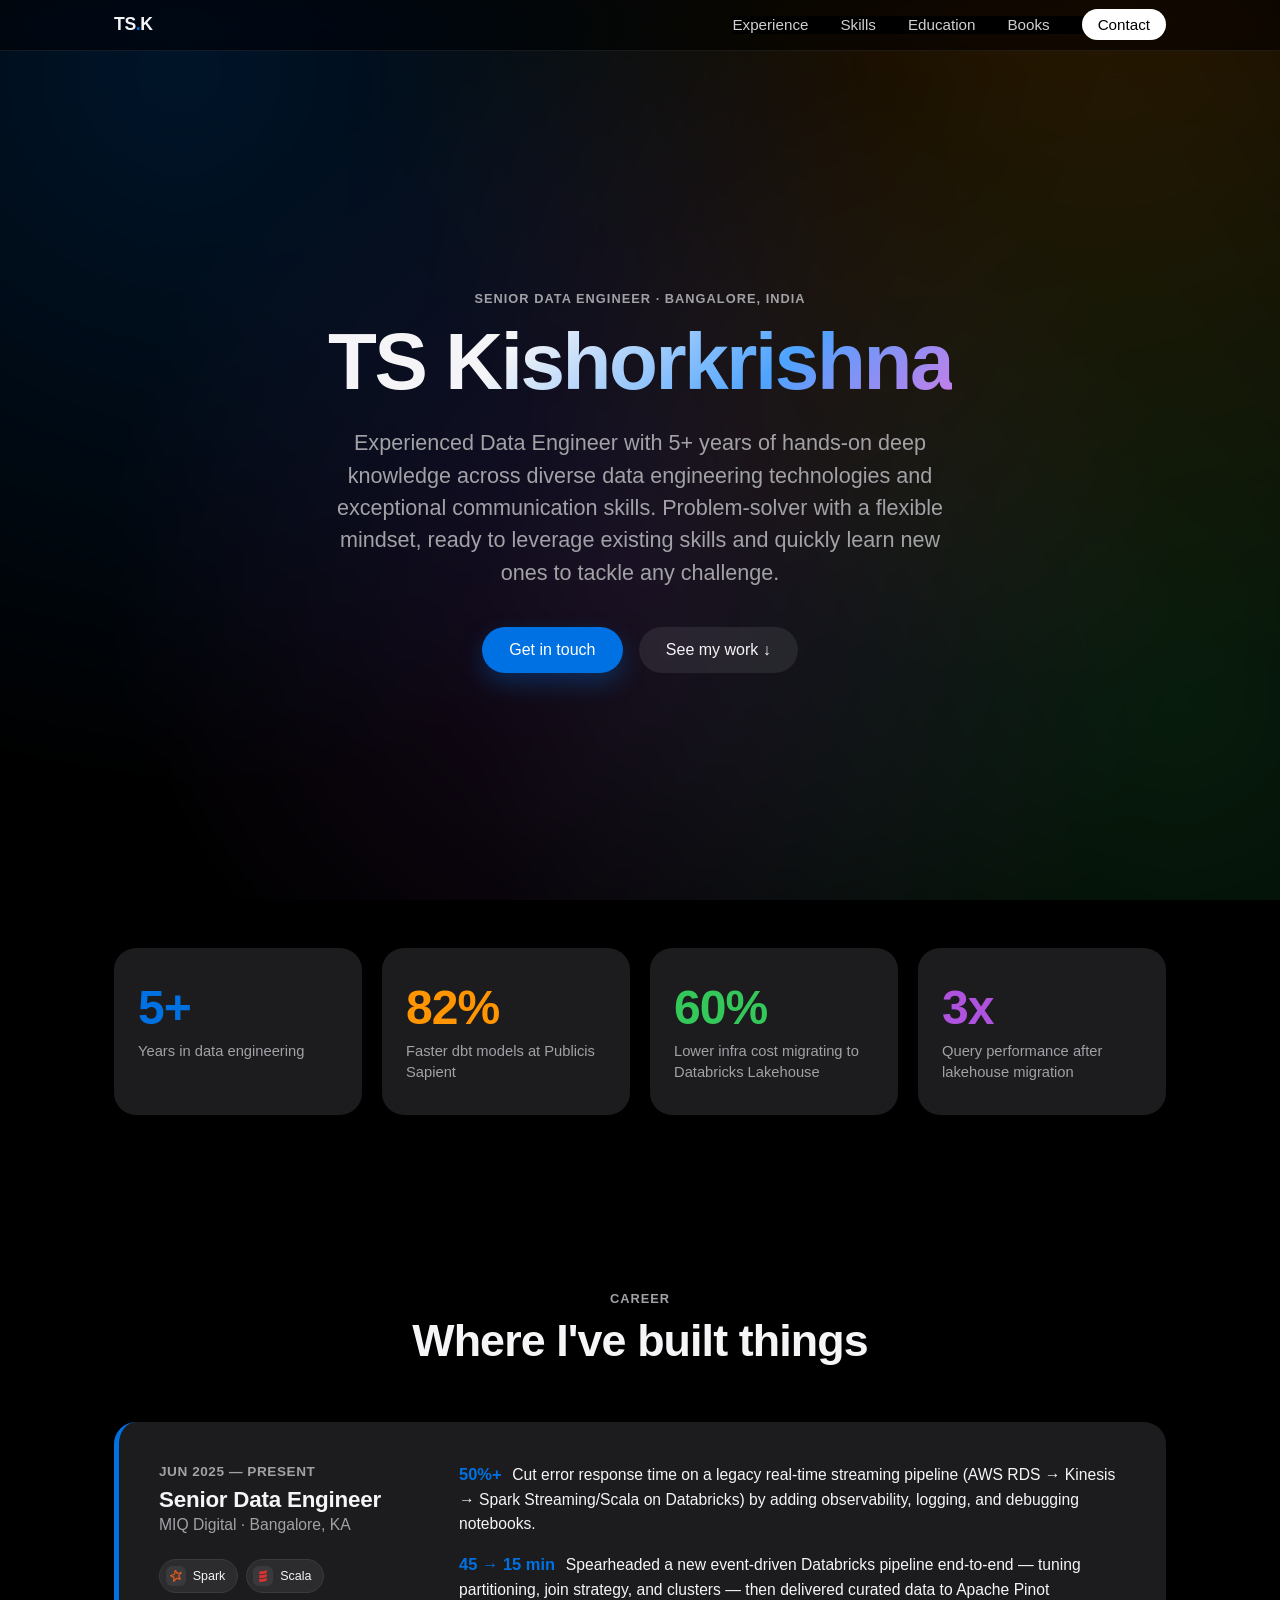
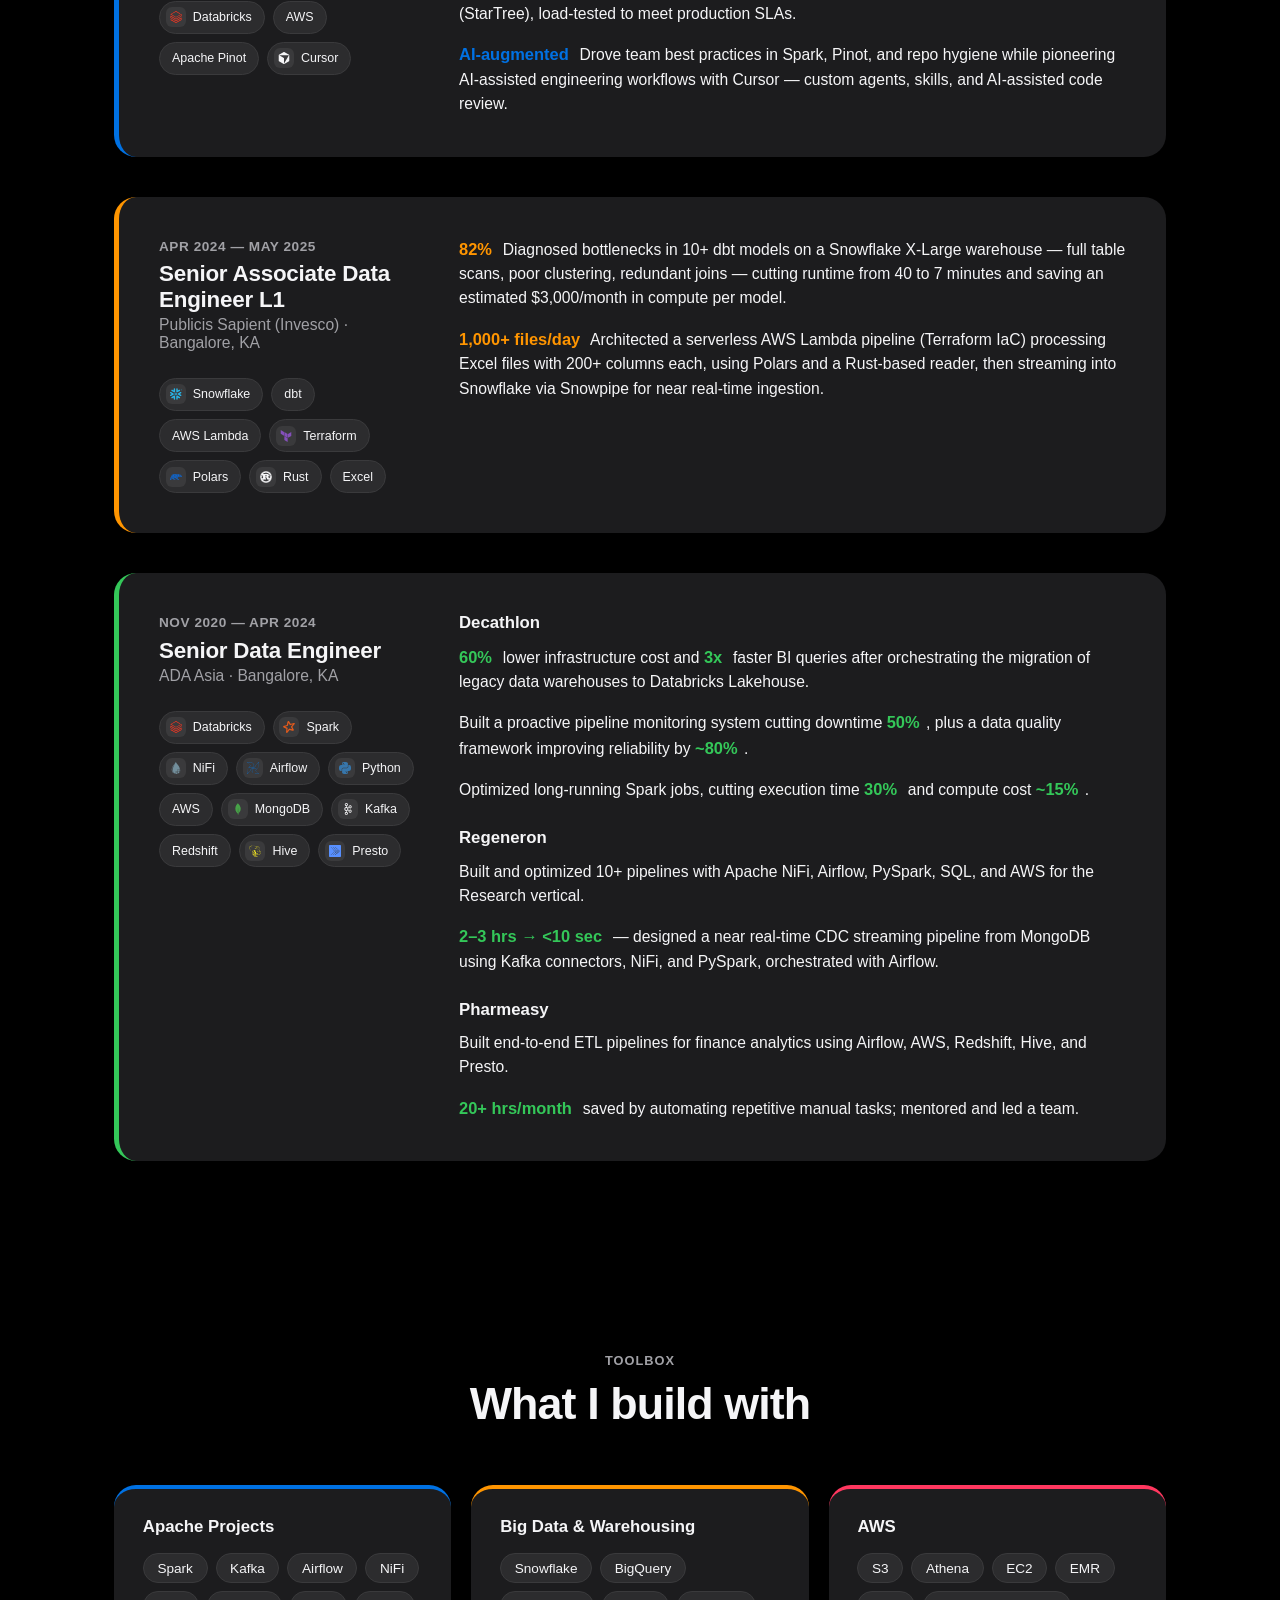
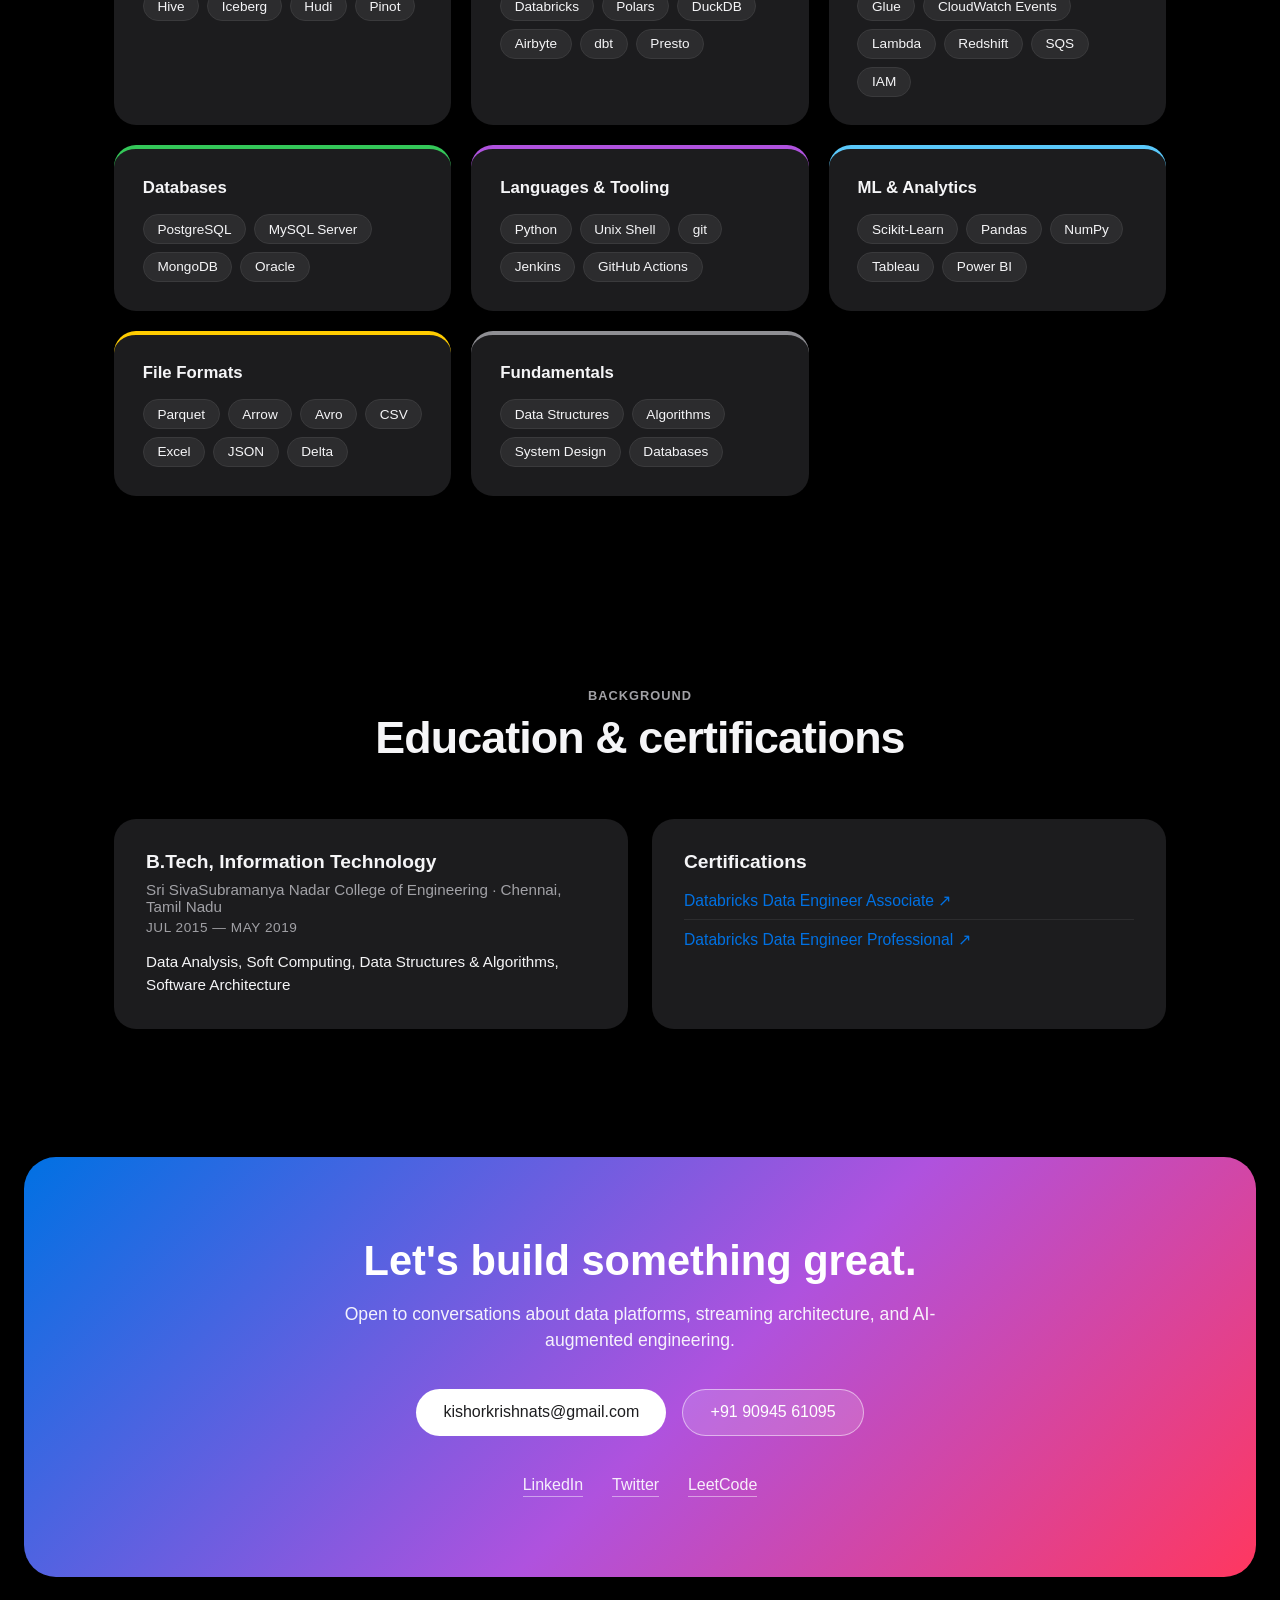
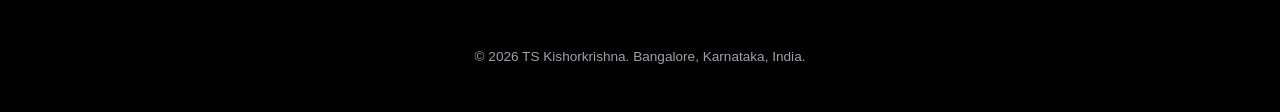
<file: index.html>
<!DOCTYPE html>
<html lang="en">
<head>
<meta charset="UTF-8">
<meta name="viewport" content="width=device-width, initial-scale=1.0">
<title>TS Kishorkrishna — Senior Data Engineer</title>
<meta name="description" content="TS Kishorkrishna, Senior Data Engineer specializing in Spark, Databricks, Snowflake, and large-scale data pipelines.">
<link rel="icon" href="data:image/svg+xml,<svg xmlns=%22http://www.w3.org/2000/svg%22 viewBox=%220 0 100 100%22><text y=%22.9em%22 font-size=%2290%22>⚡</text></svg>">
<link rel="stylesheet" href="styles.css">
</head>
<body>

<nav id="navbar">
  <div class="nav-inner">
    <a href="#home" class="nav-logo">TS<span>.</span>K</a>
    <button id="navToggle" class="nav-toggle" aria-label="Toggle menu">
      <span></span><span></span><span></span>
    </button>
    <ul class="nav-links" id="navLinks">
      <li><a href="#experience">Experience</a></li>
      <li><a href="#skills">Skills</a></li>
      <li><a href="#education">Education</a></li>
      <li><a href="books.html">Books</a></li>
      <li><a href="#contact" class="nav-cta">Contact</a></li>
    </ul>
  </div>
</nav>

<header id="home" class="hero">
  <div class="hero-blob"></div>
  <div class="hero-content reveal">
    <p class="eyebrow">Senior Data Engineer · Bangalore, India</p>
    <h1>TS Kishorkrishna</h1>
    <p class="hero-sub">Experienced Data Engineer with 5+ years of hands-on deep knowledge across diverse
      data engineering technologies and exceptional communication skills. Problem-solver with a flexible
      mindset, ready to leverage existing skills and quickly learn new ones to tackle any challenge.</p>
    <div class="hero-actions">
      <a href="#contact" class="btn btn-primary">Get in touch</a>
      <a href="#experience" class="btn btn-ghost">See my work ↓</a>
    </div>
  </div>
</header>

<section class="stats reveal">
  <div class="stats-grid">
    <div class="stat-card stat-blue">
      <span class="stat-number" data-count="5" data-suffix="+">0</span>
      <span class="stat-label">Years in data engineering</span>
    </div>
    <div class="stat-card stat-orange">
      <span class="stat-number" data-count="82" data-suffix="%">0</span>
      <span class="stat-label">Faster dbt models at Publicis Sapient</span>
    </div>
    <div class="stat-card stat-green">
      <span class="stat-number" data-count="60" data-suffix="%">0</span>
      <span class="stat-label">Lower infra cost migrating to Databricks Lakehouse</span>
    </div>
    <div class="stat-card stat-purple">
      <span class="stat-number" data-count="3" data-suffix="x">0</span>
      <span class="stat-label">Query performance after lakehouse migration</span>
    </div>
  </div>
</section>

<section id="experience" class="experience">
  <div class="section-head reveal">
    <p class="eyebrow">Career</p>
    <h2>Where I've built things</h2>
  </div>

  <div class="timeline">

    <article class="job reveal job-blue">
      <div class="job-meta">
        <span class="job-dates">Jun 2025 — Present</span>
        <h3>Senior Data Engineer</h3>
        <p class="job-company">MIQ Digital · Bangalore, KA</p>
        <div class="tech-logos">
        <span class="tech-chip"><span class="icon-tile"><svg viewBox="0 0 24 24" style="fill:#E25A1C"><path d="M10.812 0c-.425.013-.845.215-1.196.605a3.593 3.593 0 00-.493.722c-.355.667-.425 1.415-.556 2.143a551.9 551.9 0 00-.726 4.087c-.027.16-.096.227-.244.273C5.83 8.386 4.06 8.94 2.3 9.514c-.387.125-.773.289-1.114.506-1.042.665-1.196 1.753-.415 2.71.346.422.79.715 1.284.936 1.1.49 2.202.976 3.3 1.47.019.01.036.013.053.019h-.004l1.306.535c0 .023.002.045 0 .073-.2 2.03-.39 4.063-.58 6.095-.04.419-.012.831.134 1.23.317.87 1.065 1.148 1.881.701.372-.204.666-.497.937-.818 1.372-1.623 2.746-3.244 4.113-4.872.111-.133.205-.15.363-.098.349.117.697.231 1.045.347h.001c.02.012.045.02.073.03l.142.042c1.248.416 2.68.775 3.929 1.19.4.132.622.164 1.045.098.311-.048.592-.062.828-.236.602-.33.995-.957.988-1.682-.005-.427-.154-.813-.35-1.186-.82-1.556-1.637-3.113-2.461-4.666-.078-.148-.076-.243.037-.375 1.381-1.615 2.756-3.236 4.133-4.855.272-.32.513-.658.653-1.058.308-.878-.09-1.57-1-1.741a2.783 2.783 0 00-1.235.069c-1.974.521-3.947 1.041-5.918 1.57-.175.047-.26.015-.355-.144a353.08 353.08 0 00-2.421-4.018 4.61 4.61 0 00-.652-.849c-.371-.37-.802-.549-1.227-.536zm.172 3.703a.592.592 0 01.189.211c.87 1.446 1.742 2.89 2.609 4.338.07.118.135.16.277.121 1.525-.41 3.052-.813 4.579-1.217.367-.098.735-.193 1.103-.289a.399.399 0 01-.1.2c-1.259 1.48-2.516 2.962-3.779 4.438-.11.13-.12.22-.04.37.937 1.803 1.768 3.309 2.498 4.76l-3.696-1.019c-.538-.18-1.077-.358-1.615-.539-.163-.055-.25-.03-.36.1-1.248 1.488-2.504 2.97-3.759 4.454a.398.398 0 01-.18.132c.035-.378.068-.757.104-1.136.149-1.572.297-3.144.451-4.716-.03-.318.117-.405-.322-.545-1.493-.593-3.346-1.321-4.816-1.905a.595.595 0 01.24-.134c1.797-.57 3.595-1.14 5.394-1.705.127-.04.199-.092.211-.233.013-.148.05-.294.076-.441.241-1.363.483-2.726.726-4.088.068-.386.14-.771.21-1.157z"/></svg></span>Spark</span>
        <span class="tech-chip"><span class="icon-tile"><svg viewBox="0 0 24 24" style="fill:#DC322F"><path d="M4.589 24c4.537 0 13.81-1.516 14.821-3v-5.729c-.957 1.408-10.284 2.912-14.821 2.912V24zM4.589 16.365c4.537 0 13.81-1.516 14.821-3V7.636c-.957 1.408-10.284 2.912-14.821 2.912v5.817zM4.589 8.729c4.537 0 13.81-1.516 14.821-3V0C18.453 1.408 9.126 2.912 4.589 2.912v5.817z"/></svg></span>Scala</span>
        <span class="tech-chip"><span class="icon-tile"><svg viewBox="0 0 24 24" style="fill:#FF3621"><path d="M.95 14.184L12 20.403l9.919-5.55v2.21L12 22.662l-10.484-5.96-.565.308v.77L12 24l11.05-6.218v-4.317l-.515-.309L12 19.118l-9.867-5.653v-2.21L12 16.805l11.05-6.218V6.32l-.515-.308L12 11.974 2.647 6.681 12 1.388l7.76 4.368.668-.411v-.566L12 0 .95 6.27v.72L12 13.207l9.919-5.55v2.26L12 15.52 1.516 9.56l-.565.308Z"/></svg></span>Databricks</span>
        <span class="tech-chip tech-chip-text">AWS</span>
        <span class="tech-chip tech-chip-text">Apache Pinot</span>
        <span class="tech-chip"><span class="icon-tile"><svg viewBox="0 0 24 24" class="icon-invert" style="fill:#000000"><path d="M11.503.131 1.891 5.678a.84.84 0 0 0-.42.726v11.188c0 .3.162.575.42.724l9.609 5.55a1 1 0 0 0 .998 0l9.61-5.55a.84.84 0 0 0 .42-.724V6.404a.84.84 0 0 0-.42-.726L12.497.131a1.01 1.01 0 0 0-.996 0M2.657 6.338h18.55c.263 0 .43.287.297.515L12.23 22.918c-.062.107-.229.064-.229-.06V12.335a.59.59 0 0 0-.295-.51l-9.11-5.257c-.109-.063-.064-.23.061-.23"/></svg></span>Cursor</span>
      </div>
      </div>
      <div class="job-body">
        <ul>
          <li>
            <strong class="callout">50%+</strong>
            Cut error response time on a legacy real-time streaming pipeline (AWS RDS → Kinesis →
            Spark Streaming/Scala on Databricks) by adding observability, logging, and debugging notebooks.
          </li>
          <li>
            <strong class="callout">45 → 15 min</strong>
            Spearheaded a new event-driven Databricks pipeline end-to-end — tuning partitioning, join
            strategy, and clusters — then delivered curated data to Apache Pinot (StarTree), load-tested
            to meet production SLAs.
          </li>
          <li>
            <strong class="callout">AI-augmented</strong>
            Drove team best practices in Spark, Pinot, and repo hygiene while pioneering AI-assisted
            engineering workflows with Cursor — custom agents, skills, and AI-assisted code review.
          </li>
        </ul>
      </div>
    </article>

    <article class="job reveal job-orange">
      <div class="job-meta">
        <span class="job-dates">Apr 2024 — May 2025</span>
        <h3>Senior Associate Data Engineer L1</h3>
        <p class="job-company">Publicis Sapient (Invesco) · Bangalore, KA</p>
        <div class="tech-logos">
        <span class="tech-chip"><span class="icon-tile"><svg viewBox="0 0 24 24" style="fill:#29B5E8"><path d="M24 3.459c0 .646-.418 1.18-1.141 1.18-.723 0-1.142-.534-1.142-1.18 0-.647.419-1.18 1.142-1.18.723 0 1.141.533 1.141 1.18zm-.228 0c0-.533-.38-.951-.913-.951s-.913.38-.913.95c0 .533.38.952.913.952.57 0 .913-.419.913-.951zm-1.37-.533h.495c.266 0 .456.152.456.38 0 .153-.076.229-.19.305l.19.266v.038h-.266l-.19-.266h-.229v.266h-.266zm.495.228h-.229v.267h.229c.114 0 .152-.038.152-.114.038-.077-.038-.153-.152-.153zM7.602 12.4c.038-.151.076-.304.076-.456 0-.114-.038-.228-.038-.342-.114-.343-.304-.647-.646-.838l-4.87-2.777c-.685-.38-1.56-.152-1.94.533-.381.685-.153 1.56.532 1.94l2.701 1.56-2.701 1.56c-.685.38-.913 1.256-.533 1.94.38.685 1.256.914 1.94.533l4.832-2.777c.343-.267.571-.533.647-.876zm1.332 2.626c-.266-.038-.57.038-.837.19l-4.832 2.777c-.685.38-.913 1.256-.532 1.94.38.686 1.255.914 1.94.533l2.701-1.56v3.12c0 .8.647 1.408 1.446 1.408.799 0 1.407-.647 1.407-1.408v-5.592c0-.761-.57-1.37-1.293-1.408zm4.946-6.088c.266.038.57-.038.837-.19l4.832-2.777c.685-.38.913-1.256.532-1.94-.38-.686-1.255-.914-1.94-.533l-2.701 1.56V1.975c0-.799-.647-1.408-1.446-1.408-.799 0-1.446.609-1.446 1.408V7.53c0 .76.609 1.37 1.332 1.407zM3.265 5.97l4.832 2.777c.266.152.533.19.837.19.723-.038 1.331-.684 1.331-1.407V1.975c0-.799-.646-1.408-1.407-1.408-.799 0-1.446.647-1.446 1.408v3.12l-2.701-1.56c-.685-.38-1.56-.152-1.94.533-.419.646-.19 1.521.494 1.902zm9.093 6.011a.412.412 0 00-.114-.266l-.57-.571a.346.346 0 00-.267-.114.412.412 0 00-.266.114l-.571.57a.411.411 0 00-.114.267c0 .076.038.19.114.267l.57.57a.345.345 0 00.267.114c.076 0 .19-.038.266-.114l.571-.57a.412.412 0 00.114-.267zm1.598.533L11.94 14.53c-.039.038-.153.114-.229.114h-.608a.411.411 0 01-.267-.114L8.82 12.514a.408.408 0 01-.076-.229v-.608c0-.076.038-.19.114-.267l2.016-2.016a.41.41 0 01.267-.114h.608a.41.41 0 01.267.114l2.016 2.016a.347.347 0 01.114.267v.608c-.076.077-.114.19-.19.229zm5.593 5.44l-4.832-2.777c-.266-.152-.57-.19-.837-.152-.723.038-1.332.684-1.332 1.408v5.554c0 .8.647 1.408 1.408 1.408.799 0 1.446-.647 1.446-1.408v-3.12l2.7 1.56c.686.38 1.561.152 1.941-.533.419-.646.19-1.521-.494-1.94zm2.549-7.533l-2.701 1.56 2.7 1.56c.686.38.914 1.256.533 1.94-.38.685-1.255.913-1.94.533l-4.832-2.778a1.644 1.644 0 01-.647-.798c-.037-.153-.076-.305-.076-.457 0-.114.039-.228.039-.342.114-.343.342-.647.646-.837l4.832-2.778c.685-.38 1.56-.152 1.94.533.457.609.19 1.484-.494 1.864"/></svg></span>Snowflake</span>
        <span class="tech-chip tech-chip-text">dbt</span>
        <span class="tech-chip tech-chip-text">AWS Lambda</span>
        <span class="tech-chip"><span class="icon-tile"><svg viewBox="0 0 24 24" style="fill:#844FBA"><path d="M1.44 0v7.575l6.561 3.79V3.787zm21.12 4.227l-6.561 3.791v7.574l6.56-3.787zM8.72 4.23v7.575l6.561 3.787V8.018zm0 8.405v7.575L15.28 24v-7.578z"/></svg></span>Terraform</span>
        <span class="tech-chip"><span class="icon-tile"><svg viewBox="0 0 24 24" style="fill:#0075FF"><path d="M20.954 7.714h.434c.106 0 .193.087.193.197v3.726a.197.197 0 0 1-.193.193h-.434a.197.197 0 0 1-.197-.193V7.911c0-.11.087-.197.197-.197zm1.213 1.085h.435c.105 0 .192.087.192.196v2.521a.197.197 0 0 1-.192.193h-.435a.197.197 0 0 1-.197-.193v-2.52c0-.114.087-.197.197-.197zm1.206 1.383h.43c.11 0 .197.087.197.197v.718a.197.197 0 0 1-.197.192h-.43a.197.197 0 0 1-.197-.196v-.718a.189.189 0 0 1 .197-.19zm-3.629-2.827h.431a.197.197 0 0 1 .197.196v.719a.197.197 0 0 1-.197.189h-.435a.197.197 0 0 1-.196-.19v-.718a.197.197 0 0 1 .196-.196Zm0 1.444h.431a.197.197 0 0 1 .197.196v.658a.197.197 0 0 1-.197.193h-.435a.197.197 0 0 1-.196-.193v-.658a.197.197 0 0 1 .196-.196zm0 1.387h.431a.197.197 0 0 1 .197.193v1.08a.197.197 0 0 1-.197.193h-.435a.197.197 0 0 1-.196-.192v-1.081a.197.197 0 0 1 .196-.193zm-1.24-3.133h.435a.197.197 0 0 1 .193.196v1.138a.197.197 0 0 1-.193.196h-.434a.197.197 0 0 1-.197-.196V7.249a.197.197 0 0 1 .197-.196Zm0 1.927h.435a.197.197 0 0 1 .193.197v2.162a.197.197 0 0 1-.193.192h-.434a.197.197 0 0 1-.197-.192V9.177a.197.197 0 0 1 .197-.197ZM17.3 6.694h.435a.197.197 0 0 1 .196.192v4.574a.197.197 0 0 1-.196.192H17.3a.197.197 0 0 1-.197-.192V6.886a.197.197 0 0 1 .197-.192zm0 10.174h.435a.197.197 0 0 1 .196.197v.718a.197.197 0 0 1-.196.192H17.3a.197.197 0 0 1-.197-.196v-.718a.197.197 0 0 1 .197-.19zm-1.24-.964h.435a.197.197 0 0 1 .196.197v1.678a.197.197 0 0 1-.196.196h-.431a.197.197 0 0 1-.193-.196V16.1a.197.197 0 0 1 .193-.197zm0-5.117h.435a.197.197 0 0 1 .196.196v1.134a.197.197 0 0 1-.196.2h-.431a.197.197 0 0 1-.193-.196v-1.138a.197.197 0 0 1 .193-.196zm0-4.396h.435a.197.197 0 0 1 .196.197v3.605a.197.197 0 0 1-.196.197h-.431a.197.197 0 0 1-.193-.197V6.588a.197.197 0 0 1 .193-.197zm-1.22.06h.434a.197.197 0 0 1 .197.197V8.75a.197.197 0 0 1-.197.192h-.435a.197.197 0 0 1-.192-.192V6.648a.197.197 0 0 1 .192-.196zm0 2.892h.434a.197.197 0 0 1 .197.193v6.138a.197.197 0 0 1-.197.196h-.435a.197.197 0 0 1-.192-.196V9.536a.197.197 0 0 1 .192-.193Zm0 6.924h.434a.197.197 0 0 1 .197.193v1.14a.197.197 0 0 1-.197.193h-.435a.197.197 0 0 1-.192-.193v-1.14a.197.197 0 0 1 .192-.193zm-1.21-9.638h.43a.197.197 0 0 1 .197.2v4.925a.197.197 0 0 1-.196.197h-.435a.197.197 0 0 1-.193-.197V6.83a.197.197 0 0 1 .193-.197Zm0 5.722h.43a.197.197 0 0 1 .197.197v3.908a.197.197 0 0 1-.196.197h-.435a.197.197 0 0 1-.193-.197v-3.908a.197.197 0 0 1 .193-.197Zm-1.217-5.9h.435a.197.197 0 0 1 .192.197v3.179a.197.197 0 0 1-.192.196h-.435a.197.197 0 0 1-.197-.196V6.652a.197.197 0 0 1 .197-.197zm0 3.977h.435a.197.197 0 0 1 .192.192v2.646a.197.197 0 0 1-.192.193h-.435a.197.197 0 0 1-.197-.193V10.62a.197.197 0 0 1 .197-.192zm0 3.428h.435a.197.197 0 0 1 .192.196v1.198a.197.197 0 0 1-.192.197h-.435a.197.197 0 0 1-.197-.197v-1.198a.197.197 0 0 1 .197-.196zm-1.22-7.522h.434a.197.197 0 0 1 .196.19v1.443a.197.197 0 0 1-.196.193h-.439a.197.197 0 0 1-.196-.193v-1.44a.197.197 0 0 1 .196-.196zm0 2.227h.434a.197.197 0 0 1 .196.192v5.534a.197.197 0 0 1-.196.196h-.439a.197.197 0 0 1-.196-.196V8.753a.197.197 0 0 1 .196-.192Zm-1.225 8.182h.434a.197.197 0 0 1 .197.197v.835a.197.197 0 0 1-.197.197h-.434a.197.197 0 0 1-.193-.197v-.835a.197.197 0 0 1 .193-.197zm0-10.658h.434a.197.197 0 0 1 .197.197v5.113a.197.197 0 0 1-.197.193h-.434a.197.197 0 0 1-.193-.193v-5.11a.197.197 0 0 1 .193-.196Zm0 5.904h.434a.197.197 0 0 1 .197.192v2.102a.197.197 0 0 1-.197.196h-.434a.197.197 0 0 1-.193-.196V12.18a.197.197 0 0 1 .193-.192zm-1.221 3.855h.434a.197.197 0 0 1 .193.189v1.742a.197.197 0 0 1-.193.197h-.434a.197.197 0 0 1-.197-.197v-1.738a.197.197 0 0 1 .197-.197zm0-6.025h.434a.197.197 0 0 1 .193.197v4.27a.197.197 0 0 1-.193.193h-.434a.197.197 0 0 1-.197-.196v-4.267a.197.197 0 0 1 .197-.19Zm0-3.794h.434a.197.197 0 0 1 .193.196v3.005a.197.197 0 0 1-.193.196h-.434a.197.197 0 0 1-.197-.196V6.22a.197.197 0 0 1 .197-.196Zm-1.221.06h.435a.197.197 0 0 1 .196.197V7a.197.197 0 0 1-.196.192h-.435A.197.197 0 0 1 7.332 7v-.718a.197.197 0 0 1 .193-.197Zm0 1.448h.435a.197.197 0 0 1 .196.192v5.541a.197.197 0 0 1-.196.193h-.435a.197.197 0 0 1-.193-.193V7.73a.197.197 0 0 1 .193-.193Zm0 6.323h.435a.197.197 0 0 1 .196.193v1.5a.197.197 0 0 1-.196.197h-.435a.197.197 0 0 1-.193-.197v-1.5a.197.197 0 0 1 .193-.193zm0 2.286h.435a.197.197 0 0 1 .196.197v.956a.197.197 0 0 1-.196.197h-.435a.197.197 0 0 1-.193-.197v-.956a.197.197 0 0 1 .193-.197ZM6.305 6.57h.434a.197.197 0 0 1 .193.196v3.606a.197.197 0 0 1-.193.193h-.435a.197.197 0 0 1-.196-.193V6.765a.197.197 0 0 1 .196-.196Zm0 4.395h.434a.197.197 0 0 1 .193.193v.84a.197.197 0 0 1-.193.196h-.435a.197.197 0 0 1-.196-.197v-.839a.197.197 0 0 1 .196-.193Zm0 1.505h.43a.197.197 0 0 1 .197.196v3.727a.197.197 0 0 1-.197.196h-.43a.197.197 0 0 1-.197-.196v-3.727a.197.197 0 0 1 .196-.196ZM5.018 9.577h.56a.136.136 0 0 1 .132.136v2.763a.136.136 0 0 1-.132.136h-.556a.136.136 0 0 1-.136-.136V9.717a.136.136 0 0 1 .136-.14zm0 3.432h.56a.136.136 0 0 1 .132.136v2.483a.136.136 0 0 1-.132.136h-.556a.136.136 0 0 1-.136-.136v-2.475a.136.136 0 0 1 .136-.136zm0-5.96h.56a.136.136 0 0 1 .132.136v1.92a.136.136 0 0 1-.132.136h-.556a.136.136 0 0 1-.136-.136v-1.92a.136.136 0 0 1 .136-.136Zm-1.217.597h.552a.136.136 0 0 1 .136.132v2.884a.136.136 0 0 1-.136.132h-.552a.136.136 0 0 1-.136-.132V7.778a.136.136 0 0 1 .136-.132Zm0 3.5h.552a.136.136 0 0 1 .136.136v3.904a.136.136 0 0 1-.136.136h-.556a.136.136 0 0 1-.132-.136v-3.9a.136.136 0 0 1 .132-.136Zm-1.168 5.722h.435a.197.197 0 0 1 .197.197v.718a.197.197 0 0 1-.197.192h-.43a.197.197 0 0 1-.194-.196v-.718a.197.197 0 0 1 .193-.19zm-.06-2.562h.563a.136.136 0 0 1 .136.136v1.262a.136.136 0 0 1-.136.136h-.56a.136.136 0 0 1-.132-.136v-1.262a.136.136 0 0 1 .133-.136zm0-4.725h.563a.136.136 0 0 1 .136.132v4.075a.136.136 0 0 1-.136.136h-.56a.136.136 0 0 1-.132-.136V9.713a.136.136 0 0 1 .133-.132Zm-1.213 5.95h.555a.136.136 0 0 1 .136.135v2.173a.136.136 0 0 1-.136.136h-.56a.136.136 0 0 1-.135-.136v-2.173a.136.136 0 0 1 .136-.136zm.06-3.225h.431a.197.197 0 0 1 .197.193v2.506a.197.197 0 0 1-.197.196h-.435a.197.197 0 0 1-.196-.196v-2.506a.197.197 0 0 1 .196-.193ZM.14 15.001h.552c.075 0 .136.06.136.136v2.052c0 .076-.06.136-.136.136H.136A.136.136 0 0 1 0 17.19v-2.052c0-.076.06-.136.136-.136z"/></svg></span>Polars</span>
        <span class="tech-chip"><span class="icon-tile"><svg viewBox="0 0 24 24" class="icon-invert" style="fill:#000000"><path d="M23.8346 11.7033l-1.0073-.6236a13.7268 13.7268 0 00-.0283-.2936l.8656-.8069a.3483.3483 0 00-.1154-.578l-1.1066-.414a8.4958 8.4958 0 00-.087-.2856l.6904-.9587a.3462.3462 0 00-.2257-.5446l-1.1663-.1894a9.3574 9.3574 0 00-.1407-.2622l.49-1.0761a.3437.3437 0 00-.0274-.3361.3486.3486 0 00-.3006-.154l-1.1845.0416a6.7444 6.7444 0 00-.1873-.2268l.2723-1.153a.3472.3472 0 00-.417-.4172l-1.1532.2724a14.0183 14.0183 0 00-.2278-.1873l.0415-1.1845a.3442.3442 0 00-.49-.328l-1.076.491c-.0872-.0476-.1742-.0952-.2623-.1407l-.1903-1.1673A.3483.3483 0 0016.256.955l-.9597.6905a8.4867 8.4867 0 00-.2855-.086l-.414-1.1066a.3483.3483 0 00-.5781-.1154l-.8069.8666a9.2936 9.2936 0 00-.2936-.0284L12.2946.1683a.3462.3462 0 00-.5892 0l-.6236 1.0073a13.7383 13.7383 0 00-.2936.0284L9.9803.3374a.3462.3462 0 00-.578.1154l-.4141 1.1065c-.0962.0274-.1903.0567-.2855.086L7.744.955a.3483.3483 0 00-.5447.2258L7.009 2.348a9.3574 9.3574 0 00-.2622.1407l-1.0762-.491a.3462.3462 0 00-.49.328l.0416 1.1845a7.9826 7.9826 0 00-.2278.1873L3.8413 3.425a.3472.3472 0 00-.4171.4171l.2713 1.1531c-.0628.075-.1255.1509-.1863.2268l-1.1845-.0415a.3462.3462 0 00-.328.49l.491 1.0761a9.167 9.167 0 00-.1407.2622l-1.1662.1894a.3483.3483 0 00-.2258.5446l.6904.9587a13.303 13.303 0 00-.087.2855l-1.1065.414a.3483.3483 0 00-.1155.5781l.8656.807a9.2936 9.2936 0 00-.0283.2935l-1.0073.6236a.3442.3442 0 000 .5892l1.0073.6236c.008.0982.0182.1964.0283.2936l-.8656.8079a.3462.3462 0 00.1155.578l1.1065.4141c.0273.0962.0567.1914.087.2855l-.6904.9587a.3452.3452 0 00.2268.5447l1.1662.1893c.0456.088.0922.1751.1408.2622l-.491 1.0762a.3462.3462 0 00.328.49l1.1834-.0415c.0618.0769.1235.1528.1873.2277l-.2713 1.1541a.3462.3462 0 00.4171.4161l1.153-.2713c.075.0638.151.1255.2279.1863l-.0415 1.1845a.3442.3442 0 00.49.327l1.0761-.49c.087.0486.1741.0951.2622.1407l.1903 1.1662a.3483.3483 0 00.5447.2268l.9587-.6904a9.299 9.299 0 00.2855.087l.414 1.1066a.3452.3452 0 00.5781.1154l.8079-.8656c.0972.0111.1954.0203.2936.0294l.6236 1.0073a.3472.3472 0 00.5892 0l.6236-1.0073c.0982-.0091.1964-.0183.2936-.0294l.8069.8656a.3483.3483 0 00.578-.1154l.4141-1.1066a8.4626 8.4626 0 00.2855-.087l.9587.6904a.3452.3452 0 00.5447-.2268l.1903-1.1662c.088-.0456.1751-.0931.2622-.1407l1.0762.49a.3472.3472 0 00.49-.327l-.0415-1.1845a6.7267 6.7267 0 00.2267-.1863l1.1531.2713a.3472.3472 0 00.4171-.416l-.2713-1.1542c.0628-.0749.1255-.1508.1863-.2278l1.1845.0415a.3442.3442 0 00.328-.49l-.49-1.076c.0475-.0872.0951-.1742.1407-.2623l1.1662-.1893a.3483.3483 0 00.2258-.5447l-.6904-.9587.087-.2855 1.1066-.414a.3462.3462 0 00.1154-.5781l-.8656-.8079c.0101-.0972.0202-.1954.0283-.2936l1.0073-.6236a.3442.3442 0 000-.5892zm-6.7413 8.3551a.7138.7138 0 01.2986-1.396.714.714 0 11-.2997 1.396zm-.3422-2.3142a.649.649 0 00-.7715.5l-.3573 1.6685c-1.1035.501-2.3285.7795-3.6193.7795a8.7368 8.7368 0 01-3.6951-.814l-.3574-1.6684a.648.648 0 00-.7714-.499l-1.473.3158a8.7216 8.7216 0 01-.7613-.898h7.1676c.081 0 .1356-.0141.1356-.088v-2.536c0-.074-.0536-.0881-.1356-.0881h-2.0966v-1.6077h2.2677c.2065 0 1.1065.0587 1.394 1.2088.0901.3533.2875 1.5044.4232 1.8729.1346.413.6833 1.2381 1.2685 1.2381h3.5716a.7492.7492 0 00.1296-.0131 8.7874 8.7874 0 01-.8119.9526zM6.8369 20.024a.714.714 0 11-.2997-1.396.714.714 0 01.2997 1.396zM4.1177 8.9972a.7137.7137 0 11-1.304.5791.7137.7137 0 011.304-.579zm-.8352 1.9813l1.5347-.6824a.65.65 0 00.33-.8585l-.3158-.7147h1.2432v5.6025H3.5669a8.7753 8.7753 0 01-.2834-3.348zm6.7343-.5437V8.7836h2.9601c.153 0 1.0792.1772 1.0792.8697 0 .575-.7107.7815-1.2948.7815zm10.7574 1.4862c0 .2187-.008.4363-.0243.651h-.9c-.09 0-.1265.0586-.1265.1477v.413c0 .973-.5487 1.1846-1.0296 1.2382-.4576.0517-.9648-.1913-1.0275-.4717-.2704-1.5186-.7198-1.8436-1.4305-2.4034.8817-.5599 1.799-1.386 1.799-2.4915 0-1.1936-.819-1.9458-1.3769-2.3153-.7825-.5163-1.6491-.6195-1.883-.6195H5.4682a8.7651 8.7651 0 014.907-2.7699l1.0974 1.151a.648.648 0 00.9182.0213l1.227-1.1743a8.7753 8.7753 0 016.0044 4.2762l-.8403 1.8982a.652.652 0 00.33.8585l1.6178.7188c.0283.2875.0425.577.0425.8717zm-9.3006-9.5993a.7128.7128 0 11.984 1.0316.7137.7137 0 01-.984-1.0316zm8.3389 6.71a.7107.7107 0 01.9395-.3625.7137.7137 0 11-.9405.3635z"/></svg></span>Rust</span>
        <span class="tech-chip tech-chip-text">Excel</span>
      </div>
      </div>
      <div class="job-body">
        <ul>
          <li>
            <strong class="callout">82%</strong>
            Diagnosed bottlenecks in 10+ dbt models on a Snowflake X-Large warehouse — full table scans,
            poor clustering, redundant joins — cutting runtime from 40 to 7 minutes and saving an estimated
            $3,000/month in compute per model.
          </li>
          <li>
            <strong class="callout">1,000+ files/day</strong>
            Architected a serverless AWS Lambda pipeline (Terraform IaC) processing Excel files with
            200+ columns each, using Polars and a Rust-based reader, then streaming into Snowflake via
            Snowpipe for near real-time ingestion.
          </li>
        </ul>
      </div>
    </article>

    <article class="job reveal job-green">
      <div class="job-meta">
        <span class="job-dates">Nov 2020 — Apr 2024</span>
        <h3>Senior Data Engineer</h3>
        <p class="job-company">ADA Asia · Bangalore, KA</p>
        <div class="tech-logos">
        <span class="tech-chip"><span class="icon-tile"><svg viewBox="0 0 24 24" style="fill:#FF3621"><path d="M.95 14.184L12 20.403l9.919-5.55v2.21L12 22.662l-10.484-5.96-.565.308v.77L12 24l11.05-6.218v-4.317l-.515-.309L12 19.118l-9.867-5.653v-2.21L12 16.805l11.05-6.218V6.32l-.515-.308L12 11.974 2.647 6.681 12 1.388l7.76 4.368.668-.411v-.566L12 0 .95 6.27v.72L12 13.207l9.919-5.55v2.26L12 15.52 1.516 9.56l-.565.308Z"/></svg></span>Databricks</span>
        <span class="tech-chip"><span class="icon-tile"><svg viewBox="0 0 24 24" style="fill:#E25A1C"><path d="M10.812 0c-.425.013-.845.215-1.196.605a3.593 3.593 0 00-.493.722c-.355.667-.425 1.415-.556 2.143a551.9 551.9 0 00-.726 4.087c-.027.16-.096.227-.244.273C5.83 8.386 4.06 8.94 2.3 9.514c-.387.125-.773.289-1.114.506-1.042.665-1.196 1.753-.415 2.71.346.422.79.715 1.284.936 1.1.49 2.202.976 3.3 1.47.019.01.036.013.053.019h-.004l1.306.535c0 .023.002.045 0 .073-.2 2.03-.39 4.063-.58 6.095-.04.419-.012.831.134 1.23.317.87 1.065 1.148 1.881.701.372-.204.666-.497.937-.818 1.372-1.623 2.746-3.244 4.113-4.872.111-.133.205-.15.363-.098.349.117.697.231 1.045.347h.001c.02.012.045.02.073.03l.142.042c1.248.416 2.68.775 3.929 1.19.4.132.622.164 1.045.098.311-.048.592-.062.828-.236.602-.33.995-.957.988-1.682-.005-.427-.154-.813-.35-1.186-.82-1.556-1.637-3.113-2.461-4.666-.078-.148-.076-.243.037-.375 1.381-1.615 2.756-3.236 4.133-4.855.272-.32.513-.658.653-1.058.308-.878-.09-1.57-1-1.741a2.783 2.783 0 00-1.235.069c-1.974.521-3.947 1.041-5.918 1.57-.175.047-.26.015-.355-.144a353.08 353.08 0 00-2.421-4.018 4.61 4.61 0 00-.652-.849c-.371-.37-.802-.549-1.227-.536zm.172 3.703a.592.592 0 01.189.211c.87 1.446 1.742 2.89 2.609 4.338.07.118.135.16.277.121 1.525-.41 3.052-.813 4.579-1.217.367-.098.735-.193 1.103-.289a.399.399 0 01-.1.2c-1.259 1.48-2.516 2.962-3.779 4.438-.11.13-.12.22-.04.37.937 1.803 1.768 3.309 2.498 4.76l-3.696-1.019c-.538-.18-1.077-.358-1.615-.539-.163-.055-.25-.03-.36.1-1.248 1.488-2.504 2.97-3.759 4.454a.398.398 0 01-.18.132c.035-.378.068-.757.104-1.136.149-1.572.297-3.144.451-4.716-.03-.318.117-.405-.322-.545-1.493-.593-3.346-1.321-4.816-1.905a.595.595 0 01.24-.134c1.797-.57 3.595-1.14 5.394-1.705.127-.04.199-.092.211-.233.013-.148.05-.294.076-.441.241-1.363.483-2.726.726-4.088.068-.386.14-.771.21-1.157z"/></svg></span>Spark</span>
        <span class="tech-chip"><span class="icon-tile"><svg viewBox="0 0 24 24" style="fill:#728E9B"><path d="M11.648 0a.093.093 0 0 0-.084.053A30.71 30.71 0 0 1 8.592 4.73c-2.09 2.728-5.145 6.466-5.145 10.364a8.201 8.201 0 0 0 8.201 8.2v-5.003c0-.106.087-.193.194-.193h2.81v-2.813c0-.106.087-.191.194-.191h5.004c0-3.9-3.056-7.636-5.145-10.364A30.712 30.712 0 0 1 11.732.053.094.094 0 0 0 11.648 0zm-1.632 3.867c.05 0 .08.034.037.112-.11.197-.218.397-.328.593-.396.702-.819 1.389-1.23 2.08-.196-.032-.39-.06-.585-.088.495-.651 1-1.296 1.48-1.959.153-.209.302-.423.454-.634a.24.24 0 0 1 .172-.104zM7.44 7.186c.221.035.444.076.666.119-.073.129-.15.256-.223.383a29.073 29.073 0 0 0-1.625 3.261c-.874 2.123-1.383 4.444-.77 6.707a8.222 8.222 0 0 0 2.217 3.74c.083.083-.02.216-.119.155a7.568 7.568 0 0 1-.93-.686A7.674 7.674 0 0 1 4.1 16.248c-.329-2.156.387-4.246 1.418-6.115a27.44 27.44 0 0 1 1.92-2.947zm7.931 8.435a.193.193 0 0 0-.191.191V18.3h2.677V15.62zm3.299 0V18.3h1.348a7.975 7.975 0 0 0 .515-2.678zm-6.303 3.004a.193.193 0 0 0-.191.193v2.485h2.678v-2.678Zm3.295.484v2.68h2.115a.562.562 0 0 0 .399-.162v-.004a.562.562 0 0 0 .16-.397V19.11zm3.674.182v1.98a7.999 7.999 0 0 0 1.217-1.98zm-6.969 2.824a.193.193 0 0 0-.191.192v1.672a7.997 7.997 0 0 0 2.678-.516v-1.348zm3.48.668V24a8.008 8.008 0 0 0 1.98-1.217z"/></svg></span>NiFi</span>
        <span class="tech-chip"><span class="icon-tile"><svg viewBox="0 0 24 24" style="fill:#017CEE"><path d="M17.195 16.822l4.002-4.102C23.55 10.308 23.934 5.154 24 .43a.396.396 0 0 0-.246-.373.392.392 0 0 0-.437.09l-6.495 6.658-4.102-4.003C10.309.45 5.154.066.43 0H.423a.397.397 0 0 0-.277.683l6.658 6.494-4.003 4.103C.45 13.692.065 18.846 0 23.57a.398.398 0 0 0 .683.282l6.494-6.657 3.934 3.837.17.165c2.41 2.353 7.565 2.737 12.288 2.803h.006a.397.397 0 0 0 .277-.683l-6.657-6.495zm-.409-9.476c.04.115.05.24.031.344-.17.96-1.593 2.538-4.304 3.87a.597.597 0 0 0-.08-.079c1.432-3.155 1.828-5.61 1.175-7.322l3.058 2.984.12.203zm-.131 9.44a.73.73 0 0 1-.347.031c-.96-.171-2.537-1.594-3.87-4.307a.656.656 0 0 0 .08-.078l-.001.001c3.155 1.432 5.61 1.83 7.324 1.174l-2.969 3.043M23.568.392a.05.05 0 0 1 .052-.011c.018.006.03.024.029.043-.065 4.655-.437 9.726-2.703 12.05-1.53 1.565-4.326 1.419-8.283-.377.006-.037.021-.07.02-.108 0-.044-.017-.082-.026-.123 2.83-1.39 4.315-3.037 4.506-4.115.057-.322-.009-.542-.102-.688l6.507-6.67V.392zM.393.43A.045.045 0 0 1 .382.38C.39.36.403.343.425.35c4.655.065 9.727.438 12.05 2.703l.002.002c1.56 1.527 1.415 4.323-.379 8.28-.033-.005-.062-.02-.097-.02h-.008c-.045.001-.084.019-.126.027-1.39-2.83-3.037-4.314-4.115-4.506-.323-.057-.542.01-.688.103L.393.43zm11.94 11.563a.331.331 0 0 1-.327.335H12a.332.332 0 0 1-.004-.661c.172.016.333.144.335.326h.002zm-5.12 4.661a.722.722 0 0 1-.03-.345c.17-.96 1.595-2.54 4.309-3.873.013.016.019.035.033.05.013.012.03.017.044.028-1.434 3.158-1.83 5.613-1.177 7.326l-3.041-2.967m-.006-9.659a.735.735 0 0 1 .345-.031c.961.17 2.54 1.594 3.871 4.306a.597.597 0 0 0-.079.08c-2.167-.983-4.007-1.484-5.498-1.484-.68 0-1.289.103-1.825.308L7.128 7.35M.43 23.607c-.018.018-.038.015-.052.01-.019-.007-.028-.021-.028-.043.065-4.654.437-9.725 2.703-12.049 1.527-1.565 4.325-1.419 8.286.378-.006.035-.02.067-.02.104 0 .043.018.083.026.124-2.831 1.391-4.317 3.04-4.51 4.117-.057.322.01.542.103.688L.43 23.607zm23.144.042c-4.655-.065-9.726-.437-12.05-2.703l-.005-.006c-1.56-1.526-1.412-4.322.383-8.279.033.005.064.02.098.02h.009c.043 0 .08-.018.122-.027 1.39 2.832 3.036 4.317 4.115 4.51.083.014.16.021.23.021a.776.776 0 0 0 .45-.133l6.68 6.516c.02.02.016.04.01.052a.042.042 0 0 1-.042.029z"/></svg></span>Airflow</span>
        <span class="tech-chip"><span class="icon-tile"><svg viewBox="0 0 24 24" style="fill:#3776AB"><path d="M14.25.18l.9.2.73.26.59.3.45.32.34.34.25.34.16.33.1.3.04.26.02.2-.01.13V8.5l-.05.63-.13.55-.21.46-.26.38-.3.31-.33.25-.35.19-.35.14-.33.1-.3.07-.26.04-.21.02H8.77l-.69.05-.59.14-.5.22-.41.27-.33.32-.27.35-.2.36-.15.37-.1.35-.07.32-.04.27-.02.21v3.06H3.17l-.21-.03-.28-.07-.32-.12-.35-.18-.36-.26-.36-.36-.35-.46-.32-.59-.28-.73-.21-.88-.14-1.05-.05-1.23.06-1.22.16-1.04.24-.87.32-.71.36-.57.4-.44.42-.33.42-.24.4-.16.36-.1.32-.05.24-.01h.16l.06.01h8.16v-.83H6.18l-.01-2.75-.02-.37.05-.34.11-.31.17-.28.25-.26.31-.23.38-.2.44-.18.51-.15.58-.12.64-.1.71-.06.77-.04.84-.02 1.27.05zm-6.3 1.98l-.23.33-.08.41.08.41.23.34.33.22.41.09.41-.09.33-.22.23-.34.08-.41-.08-.41-.23-.33-.33-.22-.41-.09-.41.09zm13.09 3.95l.28.06.32.12.35.18.36.27.36.35.35.47.32.59.28.73.21.88.14 1.04.05 1.23-.06 1.23-.16 1.04-.24.86-.32.71-.36.57-.4.45-.42.33-.42.24-.4.16-.36.09-.32.05-.24.02-.16-.01h-8.22v.82h5.84l.01 2.76.02.36-.05.34-.11.31-.17.29-.25.25-.31.24-.38.2-.44.17-.51.15-.58.13-.64.09-.71.07-.77.04-.84.01-1.27-.04-1.07-.14-.9-.2-.73-.25-.59-.3-.45-.33-.34-.34-.25-.34-.16-.33-.1-.3-.04-.25-.02-.2.01-.13v-5.34l.05-.64.13-.54.21-.46.26-.38.3-.32.33-.24.35-.2.35-.14.33-.1.3-.06.26-.04.21-.02.13-.01h5.84l.69-.05.59-.14.5-.21.41-.28.33-.32.27-.35.2-.36.15-.36.1-.35.07-.32.04-.28.02-.21V6.07h2.09l.14.01zm-6.47 14.25l-.23.33-.08.41.08.41.23.33.33.23.41.08.41-.08.33-.23.23-.33.08-.41-.08-.41-.23-.33-.33-.23-.41-.08-.41.08z"/></svg></span>Python</span>
        <span class="tech-chip tech-chip-text">AWS</span>
        <span class="tech-chip"><span class="icon-tile"><svg viewBox="0 0 24 24" style="fill:#47A248"><path d="M17.193 9.555c-1.264-5.58-4.252-7.414-4.573-8.115-.28-.394-.53-.954-.735-1.44-.036.495-.055.685-.523 1.184-.723.566-4.438 3.682-4.74 10.02-.282 5.912 4.27 9.435 4.888 9.884l.07.05A73.49 73.49 0 0111.91 24h.481c.114-1.032.284-2.056.51-3.07.417-.296.604-.463.85-.693a11.342 11.342 0 003.639-8.464c.01-.814-.103-1.662-.197-2.218zm-5.336 8.195s0-8.291.275-8.29c.213 0 .49 10.695.49 10.695-.381-.045-.765-1.76-.765-2.405z"/></svg></span>MongoDB</span>
        <span class="tech-chip"><span class="icon-tile"><svg viewBox="0 0 24 24" class="icon-invert" style="fill:#231F20"><path d="M9.71 2.136a1.43 1.43 0 0 0-2.047 0h-.007a1.48 1.48 0 0 0-.421 1.042c0 .41.161.777.422 1.039l.007.007c.257.264.616.426 1.019.426.404 0 .766-.162 1.027-.426l.003-.007c.261-.262.421-.629.421-1.039 0-.408-.159-.777-.421-1.042H9.71zM8.683 22.295c.404 0 .766-.167 1.027-.429l.003-.008c.261-.261.421-.631.421-1.036 0-.41-.159-.778-.421-1.044H9.71a1.42 1.42 0 0 0-1.027-.432 1.4 1.4 0 0 0-1.02.432h-.007c-.26.266-.422.634-.422 1.044 0 .406.161.775.422 1.036l.007.008c.258.262.617.429 1.02.429zm7.89-4.462c.359-.096.683-.33.882-.684l.027-.052a1.47 1.47 0 0 0 .114-1.067 1.454 1.454 0 0 0-.675-.896l-.021-.014a1.425 1.425 0 0 0-1.078-.132c-.36.091-.684.335-.881.686-.2.349-.241.75-.146 1.119.099.363.33.691.675.896h.002c.346.203.737.239 1.101.144zm-6.405-7.342a2.083 2.083 0 0 0-1.485-.627c-.58 0-1.103.242-1.482.627-.378.385-.612.916-.612 1.507s.233 1.124.612 1.514a2.08 2.08 0 0 0 2.967 0c.379-.39.612-.923.612-1.514s-.233-1.122-.612-1.507zm-.835-2.51c.843.141 1.6.552 2.178 1.144h.004c.092.093.182.196.265.299l1.446-.851a3.176 3.176 0 0 1-.047-1.808 3.149 3.149 0 0 1 1.456-1.926l.025-.016a3.062 3.062 0 0 1 2.345-.306c.77.21 1.465.721 1.898 1.482v.002c.431.757.518 1.626.313 2.408a3.145 3.145 0 0 1-1.456 1.928l-.198.118h-.02a3.095 3.095 0 0 1-2.154.201 3.127 3.127 0 0 1-1.514-.944l-1.444.848a4.162 4.162 0 0 1 0 2.879l1.444.846c.413-.47.939-.789 1.514-.944a3.041 3.041 0 0 1 2.371.319l.048.023v.002a3.17 3.17 0 0 1 1.408 1.906 3.215 3.215 0 0 1-.313 2.405l-.026.053-.003-.005a3.147 3.147 0 0 1-1.867 1.436 3.096 3.096 0 0 1-2.371-.318v-.006a3.156 3.156 0 0 1-1.456-1.927 3.175 3.175 0 0 1 .047-1.805l-1.446-.848a3.905 3.905 0 0 1-.265.294l-.004.005a3.938 3.938 0 0 1-2.178 1.138v1.699a3.09 3.09 0 0 1 1.56.862l.002.004c.565.572.914 1.368.914 2.243 0 .873-.35 1.664-.914 2.239l-.002.009a3.1 3.1 0 0 1-2.21.931 3.1 3.1 0 0 1-2.206-.93h-.002v-.009a3.186 3.186 0 0 1-.916-2.239c0-.875.35-1.672.916-2.243v-.004h.002a3.1 3.1 0 0 1 1.558-.862v-1.699a3.926 3.926 0 0 1-2.176-1.138l-.006-.005a4.098 4.098 0 0 1-1.173-2.874c0-1.122.452-2.136 1.173-2.872h.006a3.947 3.947 0 0 1 2.176-1.144V6.289a3.137 3.137 0 0 1-1.558-.864h-.002v-.004a3.192 3.192 0 0 1-.916-2.243c0-.871.35-1.669.916-2.243l.002-.002A3.084 3.084 0 0 1 8.683 0c.861 0 1.641.355 2.21.932v.002h.002c.565.574.914 1.372.914 2.243 0 .876-.35 1.667-.914 2.243l-.002.005a3.142 3.142 0 0 1-1.56.864v1.692zm8.121-1.129l-.012-.019a1.452 1.452 0 0 0-.87-.668 1.43 1.43 0 0 0-1.103.146h.002c-.347.2-.58.529-.677.896-.095.365-.054.768.146 1.119l.007.009c.2.347.519.579.874.673.357.103.755.059 1.098-.144l.019-.009a1.47 1.47 0 0 0 .657-.885 1.493 1.493 0 0 0-.141-1.118"/></svg></span>Kafka</span>
        <span class="tech-chip tech-chip-text">Redshift</span>
        <span class="tech-chip"><span class="icon-tile"><svg viewBox="0 0 24 24" style="fill:#FDEE21"><path d="M5.902.258c-.331.216-.65.525-.994.877-.569.589-.947 1.164-1.526 1.59-.116.1-.441.26-.85.284-.192.01-.318.042-.672-.003-.312-.169-.608-.059-.897.287-.317.456-.72 1.322-.886 1.868-.345 1.39.533 2.536 1.375 3.42.749.73 1.18 1.188 1.488 1.859.233.435.405 1.032.592 1.45.067.133.053.132.235.172.39.084.934.084 1.417.126.209.003.496-.005.768-.033.375-.071.815-.14 1.185-.268.36-.09.682-.212.971-.325-.037.126-.313.249-.416.41-.962 1.376-1.24 2.605-1.09 4.51l-.008-.007.011.05.006.077c.097.874.298 1.6.6 2.43a6.8 6.8 0 0 0 .717 1.38c.072.101.152.205.238.31h-.002l.005.004c.93 1.13 2.706 2.45 5.098 2.986.457.062.975.029 1.463-.1 1.292-.392 3.925-1.319 3.925-1.319s-2.337.194-3.408.088c-.248-.039-.52-.052-.693-.221-.03-.037-.135-.25-.067-.251.093-.003.36-.113.77-.15-.877-.094-.865-.093-.929-.253a9.968 9.968 0 0 0-.409-.884c.386.033 1.24.08 1.529-.218 0 0-.505.058-.951.006a2.76 2.76 0 0 1-.484-.137c-.2-.079-.365-.103-.404-.154-.07-.177-.116-.236-.2-.473-.114-.315-.123-.665-.145-.986.292.36.664.663 1.157.818.006-.013.638.275 1.098.127l.088-.029c-.045.009-.307.02-.409-.03-.934-.398-1.075-.745-1.226-.918l-.403-.604c.123-.245.192-.254.355-.256.491.054.705.096 1.004.024.203.416.257.835.718 1.137 1.533.456 1.866-.135 2.237-.656 1.104.81 2.9 1.059 4.147.014 1.586-1.835 2.088-4.728 1.947-4.893-.198-.336-.457-.683-.68-.635-.796.217-1.09.62-1.877.529.094-.006.252-.008.253-.017.06-.667-.005-.99-.034-1.046-.24-.527-.554-1.082-.772-1.498-.057-.086-.223-.742-.5-1-.12-.102-.41-.37-.41-.37l-.026.285s.114.017.158.193c.079.322.313.854.542 1.33h-.37l.424.11c.228.465.437.852.467.888.193.312.148.673.155.98l-.11.055c-.017-.361-.405-.335-.732-.338l-.268-.066c.082.076.334.07.232.233-.086.046-.125.242-.174.407l-.145.007c.256.1.494.188.776.306l.142.021-.142.357-.193-.078-.007-.135c-.34-.136-.995-.193-1.019-.165-.242.237-.418.524-.609.8.262-.204.46-.512.813-.597.028-.003.378.065.568.098-.122.025-.32.034-.35.077-.269.332-.466.736-.697 1.105.319-.329.416-.666.957-.985.045-.03.375-.023.536.058-.051.183-.167.401-.26.607-.133.313-.386.601-.58.902.608-.74.435-.469.841-.946.17-.404.34-.84.497-1.271l.03-.016c.054.033.47-.008.795.012.559-.12.535-.367 1.018-.404.325-.025.358.586.353.634a7.248 7.248 0 0 1-.58 2.174c-.652 1.258-1.383 2.388-2.42 2.545-1.265.221-1.922-.332-2.608-.684l-.262.224c-.891.887-1.949.808-2.382-.351l-.003-.006a2.839 2.839 0 0 0-.092-.175c-.127-.246-.25-.495-.402-.724-1.338-1.058-.72-2.022-.364-2.632-.744-.188-1.73-.588-1.866-1.113-.219-1.7-.108-2.24.11-3.113-.996.21-2.006.419-3.077.776l-.001-.008c-.286.064-1.246.416-1.518.563-.617.179-1.13.366-1.917.563a2.934 2.934 0 0 1-.753-.002c-.566-.077-1.531-.008-1.593-.065-.383-.535-.488-1.493-.838-2.006l-.004-.005-.005-.004c-.203-.275-.441-.498-.675-.73C1.49 8.213.773 7.407.572 6.554c-.05-.252-.18-.513-.112-1.258l.002-.004.001-.003c.202-.697.53-1.265 1.087-1.834.58.01 1.153.022 1.6.108.205.034.631.09 1.071.254 1.115.415 2.587 1.097 2.587 1.097-1.105-.607-2.34-1.395-3.121-1.554-.117-.017-.188-.07-.222-.162 1.173-.69 1.388-1.502 2.16-2.23.353-.154.49-.232.79-.265 2.774.439 4.52 1.543 5.9 2.282.56.304 1.07.535 1.557.812.426.14 1.713 1.113 2.09 1.637.383.807.662 1.68.917 2.522.183.857.343 1.204.343 1.204s-.155-.716-.13-.845c.162.06.542.18.7.16 0 0-.705-.364-.797-.686-.296-1.033-.594-2.641-.674-2.725-.226-.284-1.168-1.005-1.746-1.339-.218-.126-.336-.204-.345-.26.184-.186.412-.433.617-.59.195-.15.374-.32.647-.42 1.2-.541 1.886.207 2.05.056 0 0-.259-.296-.144-.247.117.063.5.138.542.177.437.342 1.581 1.593 2.27 2.913.166.323.233.536.156.925-.077.39-.136.604-.22.864-.076.174-.505 1.365-.503 1.525-.087.653.28 1.471.28 1.471.003-.222-.014-.34.006-.499l.025-.284s-.016-.075-.013-.105c.019-.196.067-.361.081-.474.138-.853.377-1.467.65-2.216.08-.189.185-.294.18-.438.005-.255-.224-.598-.389-.933a10.141 10.141 0 0 0-.627-1.112c-.596-.857-1.103-1.527-2.033-1.947-.26-.114-1.284-.226-1.638-.16-.429.09-.797.178-1.092.367-.462.296-.826.755-1.252 1.025-.944-.472-1.4-.825-1.484-.874-.561-.3-1.234-.649-1.958-.98-.348-.321-2.504-1.096-4.479-1.25zm9.705 19.318c.004 0 .007-.001.007-.002zm1.957-16.262c.05.26.091.517.287.844.42.463.571.79.63.935.205.526.369 1.052.519 1.578-.05-.548-.237-1.136-.313-1.66-.043-.24-.954-1.68-1.123-1.697zm-7.078 2.51c1.051.267 2.609.274 3.368.743.011.041-.02.068-.066.09-.187-.026-.372-.077-.57-.03-.29.093-.548.269-.822.406.754-.154.965.027 1.538.075.62.236.985 1.375 1.394 1.696-.378-.827-.617-2.06-1.355-2.714-.917-.294-2.267-.226-3.487-.267zm6.987 4.916a3.036 3.036 0 0 0-.668.066c-.16.215-.17.433-.24.635.476-.525.665-.557 1.427-.666a4.429 4.429 0 0 0-.52-.035zm-7.787.365c.496 1.86 1.516 3.733 2.53 5.44.39.496.497.718 1.087 1.018-.049.103-.103.23-.162.376-1.132-.559-2.067-1.232-3.008-1.91-1.512-1.104-1.89-2.418-2.155-4.136a.363.363 0 0 1 .12-.108 4.556 4.556 0 0 1 1.588-.68zm8.185 1.135c-.466-.002-.851.16-1.351.482 0 0 .554-.08.544-.03-.037.175.048.575.073.602l.006-.005c0 .006-.003.008-.006.005l-.306.25c.654-.329 1.341-.263 2.039-.313 0 0-.588-.162-.552-.167.131-.019-.035-.613-.08-.626a4.2 4.2 0 0 1 .334-.094 2.81 2.81 0 0 0-.701-.104zm-1.351.482zm.904.081c.094.001.189.028.22.09a.484.484 0 0 1 .018.265.538.538 0 0 0-.395.12c-.071.07-.123-.347-.068-.412.034-.04.13-.064.225-.063zm3.017.298c.084-.001.256.009.287.12.02.062-.042.27-.072.292-.046.023-.356.003-.369-.061-.026-.076.037-.306.108-.348l.046-.003zm2.897.384l-.553.27c-.9.284-.954.03-1.29-.066.222.253.487.442.958.33.645-.196.667-.36.885-.534zm-16.499.699c.5 1.36 2.887 3.894 6.09 4.278l-.008.018c-.11.266-.202.724-.196 1.104l-.006.01c-4.155-.885-4.67-1.994-5.951-2.987-.093-.768-.105-1.602.071-2.423zm9.442 1.904c-.021 0-.033 0-.033.003-.296.21-.34.412-.334.586.491-.483.473-.485 1.19-.48a7.261 7.261 0 0 0-.823-.109zm.296.363c-.105.567-.487.97-.783 1.368-.059.093-.101.22.189.624.078.108.36.126.55.116-.193-.146-.488-.301-.536-.436.341.233.657.3.943.262.065-.007.146-.077.209-.183.127-.274.227-.34.328-.413l.232.29.262-.223c-.581-.455-1.07-.923-1.394-1.405zm-9.281 2.42c1.46.878 3.814 1.839 5.812 1.791.2.347.439.711.633 1.001-2.544.387-4.308-.391-5.387-.92l-.117-.118c-.345-.391-.676-1.134-.941-1.755zm6.884 3.456c.1.207.262.379.273.402.856 1.116-1.079.859-1.478.791-.71-.113-1.405-.391-2.065-.767 1.074-.021 2.208.06 3.27-.426Z"/></svg></span>Hive</span>
        <span class="tech-chip"><span class="icon-tile"><svg viewBox="0 0 24 24" style="fill:#5890FF"><path d="M1.3716 0C.6184 0 .0009.618.0009 1.3724v21.256C.0009 23.3825.6184 24 1.3716 24h21.256c.7545 0 1.3715-.6175 1.3715-1.3716V1.3724c0-.754-.617-1.3724-1.3715-1.3724zm11.9596 4.4849a.854.854 0 0 1 .032 0 .854.854 0 0 1 .854.854.854.854 0 0 1-.854.854.854.854 0 0 1-.854-.854.854.854 0 0 1 .822-.854zm-4.4458.094a.7595.7595 0 0 1 .007 0 .7595.7595 0 0 1 .76.76.7595.7595 0 0 1-.76.759.7595.7595 0 0 1-.759-.759.7595.7595 0 0 1 .752-.76zm-4.4636.095a.6645.6645 0 0 1 .664.665.6645.6645 0 0 1-.664.664.6645.6645 0 0 1-.6649-.664.6645.6645 0 0 1 .665-.665zm11.1766 1.9513a.9486.9486 0 0 1 .949.949.9486.9486 0 0 1-.949.948.9486.9486 0 0 1-.949-.948.9486.9486 0 0 1 .949-.949zm-4.5026.094a.8545.8545 0 0 1 .032 0 .8545.8545 0 0 1 .8549.854.8545.8545 0 0 1-.8549.855.8545.8545 0 0 1-.8549-.855.8545.8545 0 0 1 .823-.854zm-4.4458.095a.7595.7595 0 0 1 .0071 0 .7595.7595 0 0 1 .76.759.7595.7595 0 0 1-.76.76.7595.7595 0 0 1-.759-.76.7595.7595 0 0 1 .752-.759zm11.167 1.9513a1.0436 1.0436 0 0 1 .0177 0 1.0436 1.0436 0 0 1 1.043 1.0431 1.0436 1.0436 0 0 1-1.043 1.044 1.0436 1.0436 0 0 1-1.044-1.044 1.0436 1.0436 0 0 1 1.0262-1.043zm-4.4539.095a.9486.9486 0 0 1 .949.949.9486.9486 0 0 1-.949.9481.9486.9486 0 0 1-.949-.948.9486.9486 0 0 1 .949-.949zm-4.4706.0941a.854.854 0 0 1 .8549.854.854.854 0 0 1-.855.854.854.854 0 0 1-.854-.854.854.854 0 0 1 .854-.854zM20.069 10.906a1.1386 1.1386 0 0 1 1.139 1.139 1.1386 1.1386 0 0 1-1.139 1.138 1.1386 1.1386 0 0 1-1.139-1.138 1.1386 1.1386 0 0 1 1.139-1.139zm-4.4698.095a1.0436 1.0436 0 0 1 1.0431 1.044 1.0436 1.0436 0 0 1-1.043 1.043 1.0436 1.0436 0 0 1-1.044-1.043 1.0436 1.0436 0 0 1 1.044-1.044zm-4.4715.094a.949.949 0 0 1 .9499.949.949.949 0 0 1-.9499.949.949.949 0 0 1-.949-.949.949.949 0 0 1 .949-.949zm6.706 2.0463a1.1386 1.1386 0 0 1 1.139 1.139 1.1386 1.1386 0 0 1-1.139 1.138 1.1386 1.1386 0 0 1-1.139-1.138 1.1386 1.1386 0 0 1 1.139-1.139zm-4.4884.095a1.0436 1.0436 0 0 1 .0177 0 1.0436 1.0436 0 0 1 1.044 1.043 1.0436 1.0436 0 0 1-1.044 1.044 1.0436 1.0436 0 0 1-1.044-1.044 1.0436 1.0436 0 0 1 1.0263-1.043zm-4.46.284a.7595.7595 0 0 1 .007 0 .7595.7595 0 0 1 .76.759.7595.7595 0 0 1-.76.76.7595.7595 0 0 1-.759-.76.7595.7595 0 0 1 .752-.759zm6.6793 1.8563a1.1386 1.1386 0 0 1 .0337 0 1.1386 1.1386 0 0 1 1.139 1.138 1.1386 1.1386 0 0 1-1.139 1.139 1.1386 1.1386 0 0 1-1.139-1.139 1.1386 1.1386 0 0 1 1.1053-1.138zm-8.9146.379a.7595.7595 0 0 1 .007 0 .7595.7595 0 0 1 .76.759.7595.7595 0 0 1-.76.76.7595.7595 0 0 1-.759-.76.7595.7595 0 0 1 .752-.759zm4.4706 0a.7595.7595 0 0 1 .0071 0 .7595.7595 0 0 1 .76.759.7595.7595 0 0 1-.76.76.7595.7595 0 0 1-.759-.76.7595.7595 0 0 1 .7519-.759zM4.4157 17.99a.7595.7595 0 0 1 .007 0 .7595.7595 0 0 1 .76.76.7595.7595 0 0 1-.76.759.7595.7595 0 0 1-.7599-.759.7595.7595 0 0 1 .7528-.76zm4.4697.0009a.7595.7595 0 0 1 .007 0 .7595.7595 0 0 1 .76.759.7595.7595 0 0 1-.76.76.7595.7595 0 0 1-.759-.76.7595.7595 0 0 1 .752-.759zm4.4777.0009a.7591.7591 0 0 1 .538.222c.2954.2963.2954.7773 0 1.0732a.7603.7603 0 0 1-1.075 0c-.296-.2959-.296-.777 0-1.0733a.7563.7563 0 0 1 .537-.222Z"/></svg></span>Presto</span>
      </div>
      </div>
      <div class="job-body">
        <div class="client">
          <p class="client-name">Decathlon</p>
          <ul>
            <li><strong class="callout">60%</strong> lower infrastructure cost and <strong class="callout">3x</strong> faster BI queries after orchestrating the migration of legacy data warehouses to Databricks Lakehouse.</li>
            <li>Built a proactive pipeline monitoring system cutting downtime <strong class="callout">50%</strong>, plus a data quality framework improving reliability by <strong class="callout">~80%</strong>.</li>
            <li>Optimized long-running Spark jobs, cutting execution time <strong class="callout">30%</strong> and compute cost <strong class="callout">~15%</strong>.</li>
          </ul>
        </div>
        <div class="client">
          <p class="client-name">Regeneron</p>
          <ul>
            <li>Built and optimized 10+ pipelines with Apache NiFi, Airflow, PySpark, SQL, and AWS for the Research vertical.</li>
            <li><strong class="callout">2–3 hrs → &lt;10 sec</strong> — designed a near real-time CDC streaming pipeline from MongoDB using Kafka connectors, NiFi, and PySpark, orchestrated with Airflow.</li>
          </ul>
        </div>
        <div class="client">
          <p class="client-name">Pharmeasy</p>
          <ul>
            <li>Built end-to-end ETL pipelines for finance analytics using Airflow, AWS, Redshift, Hive, and Presto.</li>
            <li><strong class="callout">20+ hrs/month</strong> saved by automating repetitive manual tasks; mentored and led a team.</li>
          </ul>
        </div>
      </div>
    </article>

  </div>
</section>

<section id="skills" class="skills">
  <div class="section-head reveal">
    <p class="eyebrow">Toolbox</p>
    <h2>What I build with</h2>
  </div>
  <div class="skills-grid">

    <div class="skill-card reveal" style="--accent:#0071e3">
      <h3>Apache Projects</h3>
      <div class="pills">
        <span>Spark</span><span>Kafka</span><span>Airflow</span><span>NiFi</span>
        <span>Hive</span><span>Iceberg</span><span>Hudi</span><span>Pinot</span>
      </div>
    </div>

    <div class="skill-card reveal" style="--accent:#ff9500">
      <h3>Big Data & Warehousing</h3>
      <div class="pills">
        <span>Snowflake</span><span>BigQuery</span><span>Databricks</span><span>Polars</span>
        <span>DuckDB</span><span>Airbyte</span><span>dbt</span><span>Presto</span>
      </div>
    </div>

    <div class="skill-card reveal" style="--accent:#ff375f">
      <h3>AWS</h3>
      <div class="pills">
        <span>S3</span><span>Athena</span><span>EC2</span><span>EMR</span>
        <span>Glue</span><span>CloudWatch Events</span><span>Lambda</span><span>Redshift</span>
        <span>SQS</span><span>IAM</span>
      </div>
    </div>

    <div class="skill-card reveal" style="--accent:#34c759">
      <h3>Databases</h3>
      <div class="pills">
        <span>PostgreSQL</span><span>MySQL Server</span><span>MongoDB</span><span>Oracle</span>
      </div>
    </div>

    <div class="skill-card reveal" style="--accent:#af52de">
      <h3>Languages & Tooling</h3>
      <div class="pills">
        <span>Python</span><span>Unix Shell</span><span>git</span>
        <span>Jenkins</span><span>GitHub Actions</span>
      </div>
    </div>

    <div class="skill-card reveal" style="--accent:#5ac8fa">
      <h3>ML & Analytics</h3>
      <div class="pills">
        <span>Scikit-Learn</span><span>Pandas</span><span>NumPy</span>
        <span>Tableau</span><span>Power BI</span>
      </div>
    </div>

    <div class="skill-card reveal" style="--accent:#ffcc00">
      <h3>File Formats</h3>
      <div class="pills">
        <span>Parquet</span><span>Arrow</span><span>Avro</span><span>CSV</span>
        <span>Excel</span><span>JSON</span><span>Delta</span>
      </div>
    </div>

    <div class="skill-card reveal" style="--accent:#8e8e93">
      <h3>Fundamentals</h3>
      <div class="pills">
        <span>Data Structures</span><span>Algorithms</span><span>System Design</span><span>Databases</span>
      </div>
    </div>

  </div>
</section>

<section id="education" class="education">
  <div class="section-head reveal">
    <p class="eyebrow">Background</p>
    <h2>Education & certifications</h2>
  </div>
  <div class="edu-grid">
    <div class="edu-card reveal">
      <h3>B.Tech, Information Technology</h3>
      <p class="edu-sub">Sri SivaSubramanya Nadar College of Engineering · Chennai, Tamil Nadu</p>
      <p class="edu-dates">Jul 2015 — May 2019</p>
      <p class="edu-detail">Data Analysis, Soft Computing, Data Structures & Algorithms, Software Architecture</p>
    </div>
    <div class="edu-card reveal">
      <h3>Certifications</h3>
      <ul class="cert-list">
        <li><a href="https://credentials.databricks.com/eab4e8f3-6b65-49be-a43e-af52ffc12a25#acc.SrtfqVRw" target="_blank" rel="noopener">Databricks Data Engineer Associate ↗</a></li>
        <li><a href="https://credentials.databricks.com/578bdc34-859d-483c-80a3-eb2ac8b53243" target="_blank" rel="noopener">Databricks Data Engineer Professional ↗</a></li>
      </ul>
    </div>
  </div>
</section>

<section id="contact" class="contact">
  <div class="contact-inner reveal">
    <h2>Let's build something great.</h2>
    <p>Open to conversations about data platforms, streaming architecture, and AI-augmented engineering.</p>
    <div class="contact-actions">
      <a href="mailto:kishorkrishnats@gmail.com" class="btn btn-light">kishorkrishnats@gmail.com</a>
      <a href="tel:+919094561095" class="btn btn-outline-light">+91 90945 61095</a>
    </div>
    <div class="social-row">
      <a href="https://www.linkedin.com/in/ts-kishorkrishna/" target="_blank" rel="noopener">LinkedIn</a>
      <a href="https://x.com/kishorets1" target="_blank" rel="noopener">Twitter</a>
      <a href="https://leetcode.com/u/boss_man/" target="_blank" rel="noopener">LeetCode</a>
    </div>
  </div>
</section>

<footer class="site-footer">
  <p>© <span id="year"></span> TS Kishorkrishna. Bangalore, Karnataka, India.</p>
</footer>

<script src="script.js"></script>
</body>
</html>
</file>
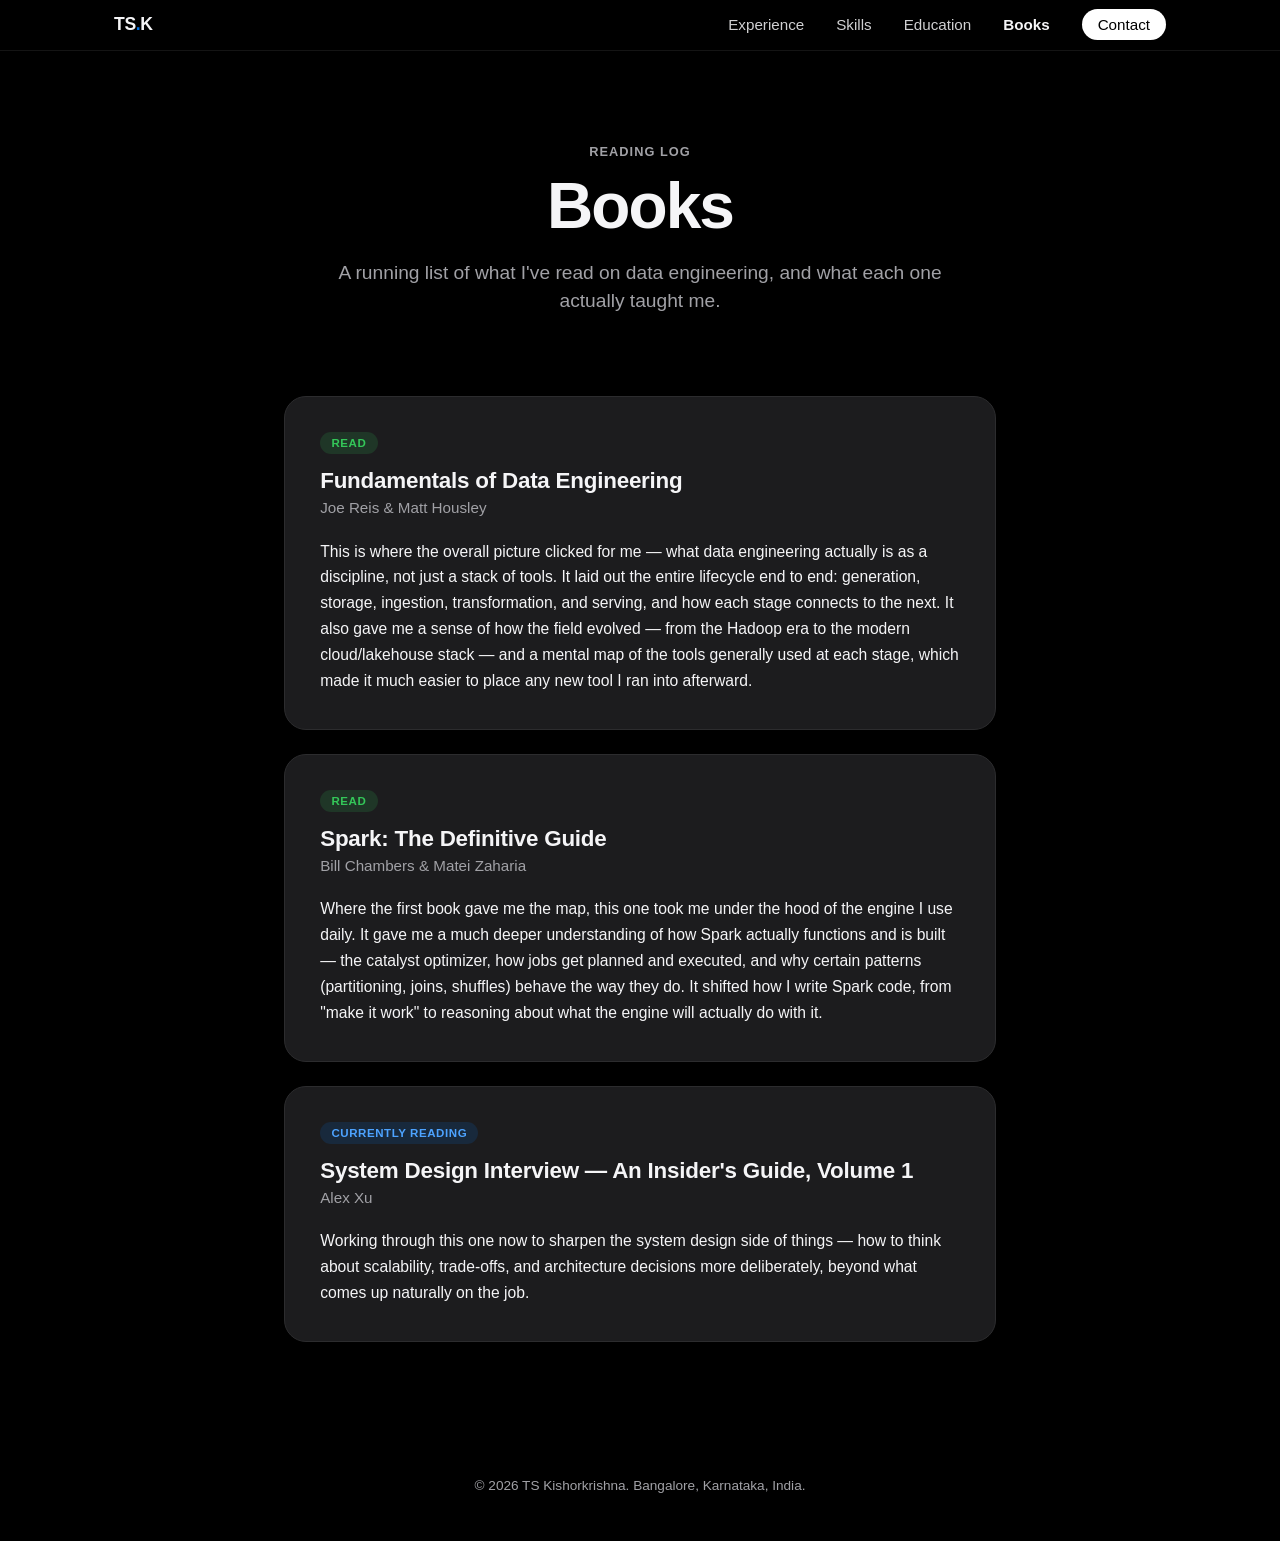
<file: books.html>
<!DOCTYPE html>
<html lang="en">
<head>
<meta charset="UTF-8">
<meta name="viewport" content="width=device-width, initial-scale=1.0">
<title>Books — TS Kishorkrishna</title>
<meta name="description" content="Books on data engineering TS Kishorkrishna has read, and what he took away from each.">
<link rel="icon" href="data:image/svg+xml,<svg xmlns=%22http://www.w3.org/2000/svg%22 viewBox=%220 0 100 100%22><text y=%22.9em%22 font-size=%2290%22>⚡</text></svg>">
<link rel="stylesheet" href="styles.css">
<link rel="stylesheet" href="books.css">
</head>
<body>

<nav id="navbar">
  <div class="nav-inner">
    <a href="index.html" class="nav-logo">TS<span>.</span>K</a>
    <button id="navToggle" class="nav-toggle" aria-label="Toggle menu">
      <span></span><span></span><span></span>
    </button>
    <ul class="nav-links" id="navLinks">
      <li><a href="index.html#experience">Experience</a></li>
      <li><a href="index.html#skills">Skills</a></li>
      <li><a href="index.html#education">Education</a></li>
      <li><a href="books.html" class="active">Books</a></li>
      <li><a href="index.html#contact" class="nav-cta">Contact</a></li>
    </ul>
  </div>
</nav>

<header class="books-hero reveal">
  <p class="eyebrow">Reading Log</p>
  <h1>Books</h1>
  <p class="books-sub">A running list of what I've read on data engineering, and what each one actually taught me.</p>
</header>

<section class="books-list">

  <article class="book-card reveal">
    <div class="book-meta">
      <span class="book-status status-read">Read</span>
      <h2>Fundamentals of Data Engineering</h2>
      <p class="book-author">Joe Reis &amp; Matt Housley</p>
    </div>
    <div class="book-body">
      <p>This is where the overall picture clicked for me — what data engineering actually is as a discipline,
      not just a stack of tools. It laid out the entire lifecycle end to end: generation, storage, ingestion,
      transformation, and serving, and how each stage connects to the next. It also gave me a sense of how the
      field evolved — from the Hadoop era to the modern cloud/lakehouse stack — and a mental map of the tools
      generally used at each stage, which made it much easier to place any new tool I ran into afterward.</p>
    </div>
  </article>

  <article class="book-card reveal">
    <div class="book-meta">
      <span class="book-status status-read">Read</span>
      <h2>Spark: The Definitive Guide</h2>
      <p class="book-author">Bill Chambers &amp; Matei Zaharia</p>
    </div>
    <div class="book-body">
      <p>Where the first book gave me the map, this one took me under the hood of the engine I use daily.
      It gave me a much deeper understanding of how Spark actually functions and is built — the
      catalyst optimizer, how jobs get planned and executed, and why certain patterns (partitioning, joins,
      shuffles) behave the way they do. It shifted how I write Spark code, from "make it work" to reasoning
      about what the engine will actually do with it.</p>
    </div>
  </article>

  <article class="book-card reveal">
    <div class="book-meta">
      <span class="book-status status-reading">Currently reading</span>
      <h2>System Design Interview — An Insider's Guide, Volume 1</h2>
      <p class="book-author">Alex Xu</p>
    </div>
    <div class="book-body">
      <p>Working through this one now to sharpen the system design side of things — how to think about
      scalability, trade-offs, and architecture decisions more deliberately, beyond what comes up naturally
      on the job.</p>
    </div>
  </article>

</section>

<footer class="site-footer">
  <p>© <span id="year"></span> TS Kishorkrishna. Bangalore, Karnataka, India.</p>
</footer>

<script src="script.js"></script>
</body>
</html>
</file>
<file: styles.css>
:root {
  --bg: #ffffff;
  --ink: #1d1d1f;
  --ink-soft: #6e6e73;
  --line: #e5e5ea;
  --surface: #f5f5f7;
  --blue: #0071e3;
  --orange: #ff9500;
  --green: #34c759;
  --purple: #af52de;
  --pink: #ff375f;
  --radius: 22px;
  font-size: 16px;
}

* { box-sizing: border-box; }

html { scroll-behavior: smooth; }

body {
  margin: 0;
  background: var(--bg);
  color: var(--ink);
  font-family: -apple-system, BlinkMacSystemFont, "SF Pro Display", "SF Pro Text",
    "Segoe UI", Roboto, Helvetica, Arial, sans-serif;
  -webkit-font-smoothing: antialiased;
  overflow-x: hidden;
}

a { color: inherit; text-decoration: none; }
ul { margin: 0; padding: 0; list-style: none; }
h1, h2, h3, p { margin: 0; }

.eyebrow {
  font-size: 0.8rem;
  font-weight: 600;
  letter-spacing: 0.08em;
  text-transform: uppercase;
  color: var(--ink-soft);
  margin-bottom: 0.6rem;
}

/* ---------- Nav ---------- */
#navbar {
  position: fixed;
  top: 0; left: 0; right: 0;
  z-index: 100;
  background: rgba(255, 255, 255, 0.7);
  backdrop-filter: saturate(180%) blur(20px);
  -webkit-backdrop-filter: saturate(180%) blur(20px);
  border-bottom: 1px solid rgba(0,0,0,0.05);
}

.nav-inner {
  max-width: 1100px;
  margin: 0 auto;
  padding: 0.9rem 1.5rem;
  display: flex;
  align-items: center;
  justify-content: space-between;
}

.nav-logo {
  font-weight: 700;
  font-size: 1.1rem;
  letter-spacing: -0.02em;
}
.nav-logo span { color: var(--blue); }

.nav-links {
  display: flex;
  align-items: center;
  gap: 2rem;
}
.nav-links a {
  font-size: 0.95rem;
  color: var(--ink);
  opacity: 0.85;
  transition: opacity 0.2s;
}
.nav-links a:hover { opacity: 1; }

.nav-cta {
  background: var(--ink);
  color: #fff !important;
  padding: 0.45rem 1rem;
  border-radius: 100px;
  opacity: 1 !important;
}

.nav-toggle {
  display: none;
  flex-direction: column;
  gap: 5px;
  background: none;
  border: none;
  cursor: pointer;
  padding: 8px;
}
.nav-toggle span {
  width: 22px; height: 2px;
  background: var(--ink);
  border-radius: 2px;
}

/* ---------- Hero ---------- */
.hero {
  position: relative;
  min-height: 100vh;
  display: flex;
  align-items: center;
  justify-content: center;
  text-align: center;
  padding: 8rem 1.5rem 4rem;
  overflow: hidden;
}

.hero-blob {
  position: absolute;
  inset: -20% -10% auto -10%;
  height: 140%;
  background:
    radial-gradient(circle at 20% 20%, rgba(0,113,227,0.18), transparent 45%),
    radial-gradient(circle at 80% 10%, rgba(255,149,0,0.16), transparent 45%),
    radial-gradient(circle at 50% 60%, rgba(175,82,222,0.14), transparent 50%),
    radial-gradient(circle at 85% 70%, rgba(52,199,89,0.14), transparent 45%);
  filter: blur(10px);
  z-index: 0;
  animation: drift 18s ease-in-out infinite alternate;
}

@keyframes drift {
  0% { transform: translateY(0) scale(1); }
  100% { transform: translateY(20px) scale(1.05); }
}

.hero-content {
  position: relative;
  z-index: 1;
  max-width: 780px;
}

.hero h1 {
  font-size: clamp(2.8rem, 7vw, 5rem);
  font-weight: 700;
  letter-spacing: -0.03em;
  margin: 0.2rem 0 1.2rem;
  background: linear-gradient(135deg, #1d1d1f 30%, #0071e3 70%, #af52de 100%);
  -webkit-background-clip: text;
  background-clip: text;
  color: transparent;
}

.hero-sub {
  font-size: clamp(1.05rem, 2vw, 1.35rem);
  color: var(--ink-soft);
  line-height: 1.5;
  max-width: 620px;
  margin: 0 auto;
}

.hero-actions {
  margin-top: 2.4rem;
  display: flex;
  gap: 1rem;
  justify-content: center;
  flex-wrap: wrap;
}

.btn {
  display: inline-flex;
  align-items: center;
  padding: 0.85rem 1.7rem;
  border-radius: 100px;
  font-size: 1rem;
  font-weight: 500;
  transition: transform 0.25s ease, box-shadow 0.25s ease, opacity 0.25s ease;
}
.btn:hover { transform: translateY(-2px); }

.btn-primary {
  background: var(--blue);
  color: #fff;
  box-shadow: 0 10px 25px rgba(0,113,227,0.3);
}
.btn-ghost {
  background: rgba(0,0,0,0.05);
  color: var(--ink);
}

/* ---------- Stats ---------- */
.stats {
  padding: 3rem 1.5rem 5rem;
  max-width: 1100px;
  margin: 0 auto;
}
.stats-grid {
  display: grid;
  grid-template-columns: repeat(4, 1fr);
  gap: 1.25rem;
}
.stat-card {
  padding: 2rem 1.5rem;
  border-radius: var(--radius);
  background: var(--surface);
  display: flex;
  flex-direction: column;
  gap: 0.4rem;
}
.stat-number {
  font-size: clamp(2.2rem, 4vw, 3rem);
  font-weight: 700;
  letter-spacing: -0.02em;
}
.stat-label {
  font-size: 0.92rem;
  color: var(--ink-soft);
  line-height: 1.4;
}
.stat-blue .stat-number { color: var(--blue); }
.stat-orange .stat-number { color: var(--orange); }
.stat-green .stat-number { color: var(--green); }
.stat-purple .stat-number { color: var(--purple); }

/* ---------- Section shells ---------- */
section {
  padding: 6rem 1.5rem;
  max-width: 1100px;
  margin: 0 auto;
}
.section-head {
  text-align: center;
  margin-bottom: 3.5rem;
}
.section-head h2 {
  font-size: clamp(2rem, 4vw, 2.8rem);
  font-weight: 700;
  letter-spacing: -0.02em;
}

/* ---------- Experience timeline ---------- */
.timeline {
  display: flex;
  flex-direction: column;
  gap: 2.5rem;
}

.job {
  display: grid;
  grid-template-columns: 260px 1fr;
  gap: 2.5rem;
  padding: 2.5rem;
  border-radius: var(--radius);
  background: var(--surface);
  border-left: 5px solid transparent;
}
.job-blue { border-left-color: var(--blue); }
.job-orange { border-left-color: var(--orange); }
.job-green { border-left-color: var(--green); }

.job-dates {
  font-size: 0.85rem;
  font-weight: 600;
  color: var(--ink-soft);
  text-transform: uppercase;
  letter-spacing: 0.04em;
}
.job-meta h3 {
  font-size: 1.4rem;
  font-weight: 700;
  margin: 0.4rem 0 0.2rem;
  letter-spacing: -0.01em;
}
.job-company {
  color: var(--ink-soft);
  font-size: 0.98rem;
}

.tech-logos {
  display: flex;
  flex-wrap: wrap;
  gap: 0.5rem;
  margin-top: 1.6rem;
}
.tech-chip {
  display: inline-flex;
  align-items: center;
  gap: 0.45rem;
  padding: 0.35rem 0.75rem 0.35rem 0.35rem;
  border-radius: 100px;
  background: #fff;
  border: 1px solid var(--line);
  font-size: 0.78rem;
  font-weight: 500;
  color: var(--ink-soft);
}
.tech-chip.tech-chip-text {
  padding-left: 0.75rem;
}
.icon-tile {
  width: 20px;
  height: 20px;
  border-radius: 6px;
  background: var(--surface);
  display: flex;
  align-items: center;
  justify-content: center;
  flex-shrink: 0;
}
.icon-tile svg {
  width: 12px;
  height: 12px;
}

.job-body ul {
  display: flex;
  flex-direction: column;
  gap: 1rem;
}
.job-body li {
  line-height: 1.55;
  color: var(--ink);
  font-size: 0.98rem;
}
.callout {
  display: inline-block;
  font-weight: 700;
  font-size: 1.05em;
  margin-right: 0.4rem;
}
.job-blue .callout { color: var(--blue); }
.job-orange .callout { color: var(--orange); }
.job-green .callout { color: var(--green); }

.client { margin-bottom: 1.6rem; }
.client:last-child { margin-bottom: 0; }
.client-name {
  font-weight: 700;
  font-size: 1.05rem;
  margin-bottom: 0.7rem;
  color: var(--ink);
}

/* ---------- Skills ---------- */
.skills-grid {
  display: grid;
  grid-template-columns: repeat(auto-fit, minmax(260px, 1fr));
  gap: 1.25rem;
}
.skill-card {
  padding: 1.8rem;
  border-radius: var(--radius);
  background: var(--surface);
  border-top: 4px solid var(--accent);
}
.skill-card h3 {
  font-size: 1.05rem;
  font-weight: 700;
  margin-bottom: 1rem;
}
.pills {
  display: flex;
  flex-wrap: wrap;
  gap: 0.5rem;
}
.pills span {
  font-size: 0.85rem;
  padding: 0.4rem 0.85rem;
  border-radius: 100px;
  background: #fff;
  color: var(--ink);
  border: 1px solid var(--line);
}

/* ---------- Education ---------- */
.edu-grid {
  display: grid;
  grid-template-columns: repeat(2, 1fr);
  gap: 1.5rem;
}
.edu-card {
  padding: 2rem;
  border-radius: var(--radius);
  background: var(--surface);
}
.edu-card h3 {
  font-size: 1.2rem;
  font-weight: 700;
  margin-bottom: 0.5rem;
}
.edu-sub { color: var(--ink-soft); font-size: 0.95rem; }
.edu-dates {
  font-size: 0.85rem;
  color: var(--ink-soft);
  margin-top: 0.3rem;
  text-transform: uppercase;
  letter-spacing: 0.04em;
}
.edu-detail {
  margin-top: 1rem;
  font-size: 0.95rem;
  line-height: 1.5;
  color: var(--ink);
}
.cert-list li {
  padding: 0.6rem 0;
  border-bottom: 1px solid var(--line);
  font-size: 0.98rem;
}
.cert-list li:last-child { border-bottom: none; }
.cert-list a {
  color: var(--blue);
  font-weight: 500;
  transition: opacity 0.2s;
}
.cert-list a:hover { opacity: 0.7; text-decoration: underline; }

/* ---------- Contact ---------- */
.contact {
  max-width: none;
  margin: 2rem 1.5rem;
  border-radius: 32px;
  background: linear-gradient(135deg, #0071e3 0%, #af52de 55%, #ff375f 100%);
  color: #fff;
  text-align: center;
  padding: 5rem 2rem;
}
.contact-inner { max-width: 640px; margin: 0 auto; }
.contact h2 {
  font-size: clamp(2rem, 4vw, 2.6rem);
  font-weight: 700;
  margin-bottom: 1rem;
}
.contact p {
  font-size: 1.1rem;
  opacity: 0.92;
  line-height: 1.5;
}
.contact-actions {
  margin-top: 2.2rem;
  display: flex;
  gap: 1rem;
  justify-content: center;
  flex-wrap: wrap;
}
.btn-light {
  background: #fff;
  color: #1d1d1f;
}
.btn-outline-light {
  background: rgba(255,255,255,0.15);
  color: #fff;
  border: 1px solid rgba(255,255,255,0.5);
}
.social-row {
  margin-top: 2.5rem;
  display: flex;
  gap: 1.8rem;
  justify-content: center;
  font-weight: 500;
}
.social-row a {
  opacity: 0.9;
  border-bottom: 1px solid rgba(255,255,255,0.5);
  padding-bottom: 2px;
}
.social-row a:hover { opacity: 1; }

/* ---------- Footer ---------- */
.site-footer {
  text-align: center;
  padding: 2.5rem 1.5rem 3rem;
  color: var(--ink-soft);
  font-size: 0.85rem;
}

/* ---------- Reveal animation ---------- */
.reveal {
  opacity: 0;
  transform: translateY(28px);
  transition: opacity 0.7s cubic-bezier(0.16, 1, 0.3, 1), transform 0.7s cubic-bezier(0.16, 1, 0.3, 1);
}
.reveal.in-view {
  opacity: 1;
  transform: translateY(0);
}

/* ---------- Responsive ---------- */
@media (max-width: 860px) {
  .stats-grid { grid-template-columns: repeat(2, 1fr); }
  .job { grid-template-columns: 1fr; gap: 1.2rem; }
  .edu-grid { grid-template-columns: 1fr; }
}

@media (max-width: 680px) {
  .nav-links {
    position: fixed;
    top: 58px; left: 0; right: 0;
    background: rgba(255,255,255,0.96);
    backdrop-filter: blur(20px);
    flex-direction: column;
    padding: 1.5rem;
    gap: 1.2rem;
    transform: translateY(-150%);
    transition: transform 0.3s ease;
    border-bottom: 1px solid var(--line);
  }
  .nav-links.open { transform: translateY(0); }
  .nav-toggle { display: flex; }
  .stats-grid { grid-template-columns: 1fr 1fr; }
  section { padding: 4rem 1.25rem; }
  .contact { margin: 1.5rem 1rem; padding: 3.5rem 1.5rem; }
}

/* ---------- Dark mode (permanent) ---------- */
:root {
  --bg: #000000;
  --ink: #f5f5f7;
  --ink-soft: #a1a1a6;
  --line: #2c2c2e;
  --surface: #1c1c1e;
}
#navbar { background: rgba(0,0,0,0.6); border-bottom-color: rgba(255,255,255,0.08); }
.nav-links { background: rgba(0,0,0,0.96); }
.nav-cta { background: #fff; color: #000 !important; }
.btn-ghost { background: rgba(255,255,255,0.08); }
.pills span { background: #2c2c2e; border-color: #3a3a3c; color: var(--ink); }
.tech-chip { background: #2c2c2e; border-color: #3a3a3c; color: var(--ink); }
.icon-tile { background: #3a3a3c; }
.icon-invert { fill: #f5f5f7 !important; }
.hero h1 { background: linear-gradient(135deg, #f5f5f7 30%, #4da3ff 70%, #cb7ce8 100%); -webkit-background-clip: text; background-clip: text; }
</file>
<file: books.css>
.nav-links a.active {
  color: var(--ink);
  opacity: 1;
  font-weight: 600;
}

.books-hero {
  max-width: 720px;
  margin: 0 auto;
  padding: 9rem 1.5rem 3rem;
  text-align: center;
}
.books-hero h1 {
  font-size: clamp(2.6rem, 6vw, 4rem);
  font-weight: 700;
  letter-spacing: -0.03em;
  margin: 0.3rem 0 1rem;
}
.books-sub {
  font-size: clamp(1rem, 2vw, 1.2rem);
  color: var(--ink-soft);
  line-height: 1.5;
}

.books-list {
  max-width: 760px;
  margin: 0 auto;
  padding: 2rem 1.5rem 6rem;
  display: flex;
  flex-direction: column;
  gap: 1.5rem;
}

.book-card {
  padding: 2.2rem;
  border-radius: 22px;
  background: var(--surface);
  border: 1px solid var(--line);
}

.book-status {
  display: inline-block;
  font-size: 0.72rem;
  font-weight: 700;
  letter-spacing: 0.05em;
  text-transform: uppercase;
  padding: 0.3rem 0.7rem;
  border-radius: 100px;
  margin-bottom: 0.9rem;
}
.status-read {
  background: rgba(52, 199, 89, 0.15);
  color: #34c759;
}
.status-reading {
  background: rgba(0, 113, 227, 0.15);
  color: #4da3ff;
}

.book-meta h2 {
  font-size: 1.4rem;
  font-weight: 700;
  letter-spacing: -0.01em;
  margin-bottom: 0.3rem;
}
.book-author {
  color: var(--ink-soft);
  font-size: 0.95rem;
  margin-bottom: 1.4rem;
}

.book-body p {
  line-height: 1.65;
  font-size: 0.98rem;
  color: var(--ink);
}

@media (max-width: 680px) {
  .books-hero { padding: 7rem 1.25rem 2.5rem; }
  .book-card { padding: 1.6rem; }
}
</file>
